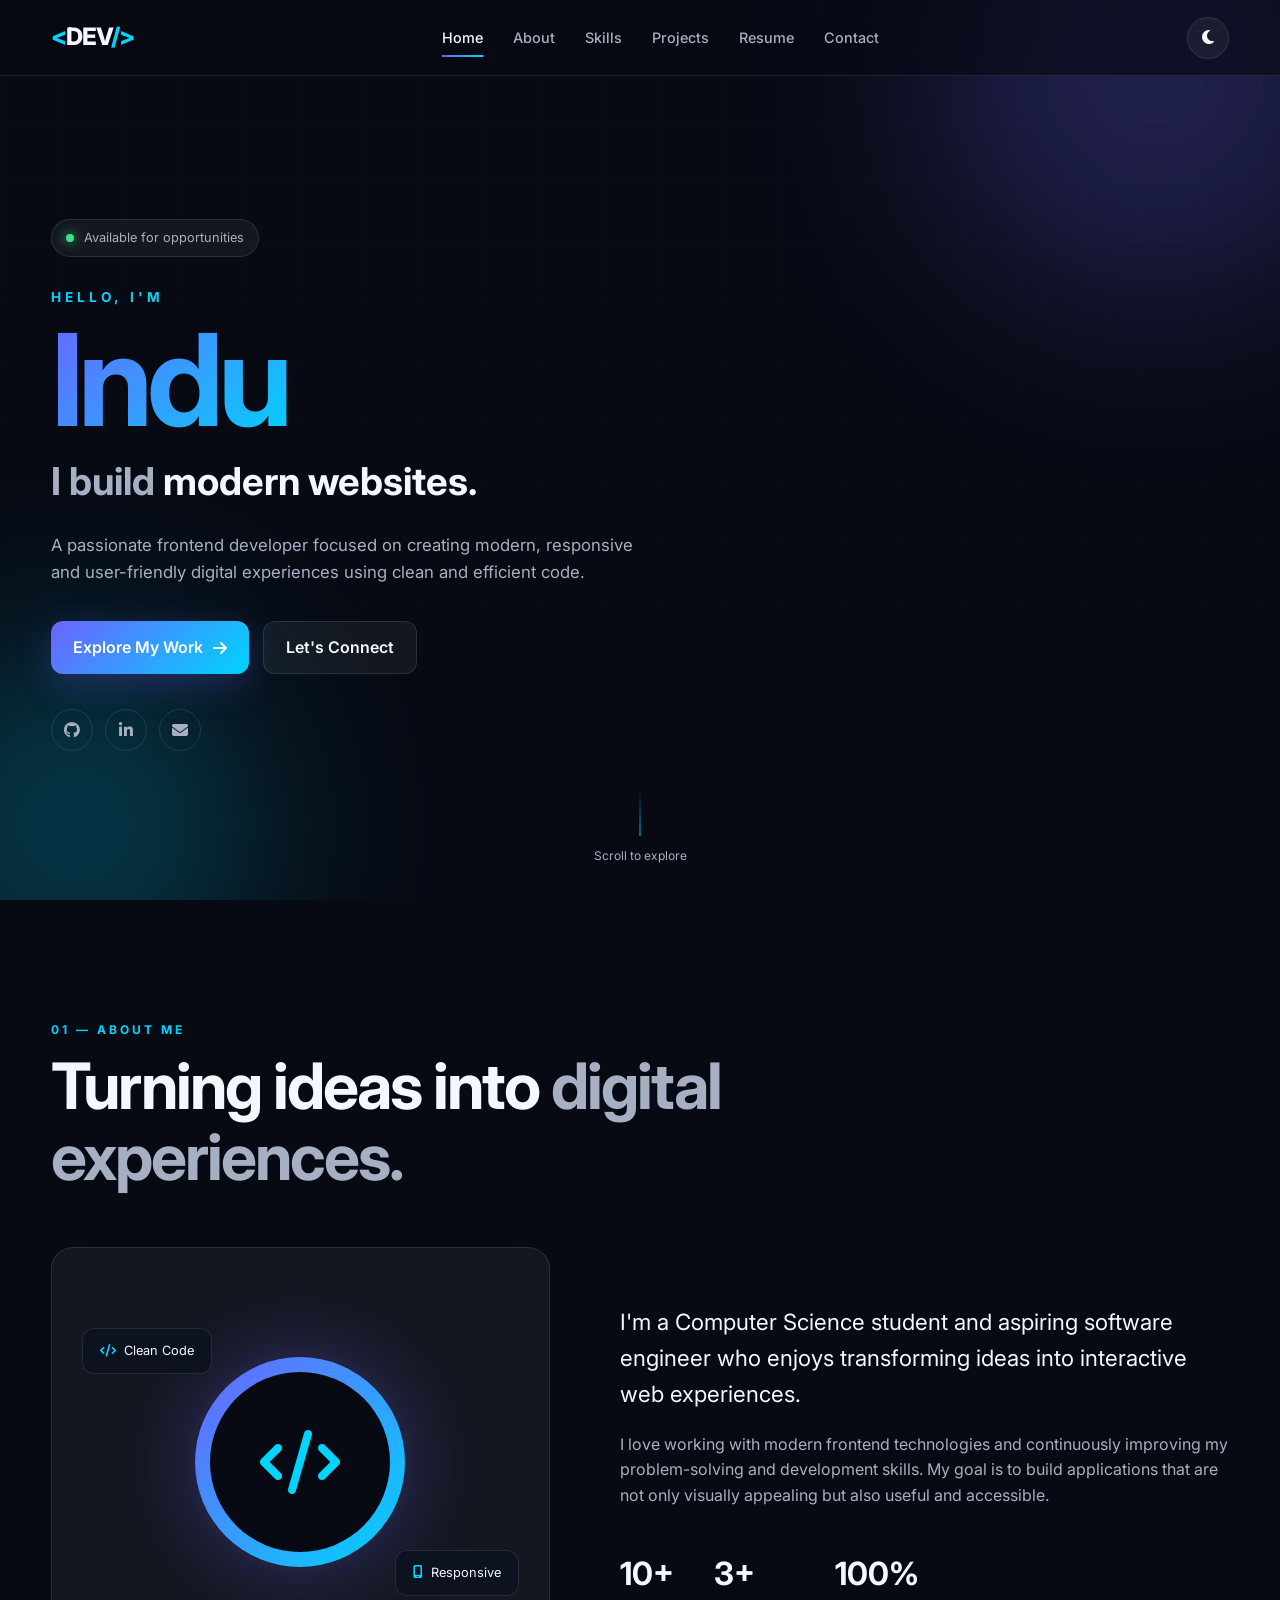
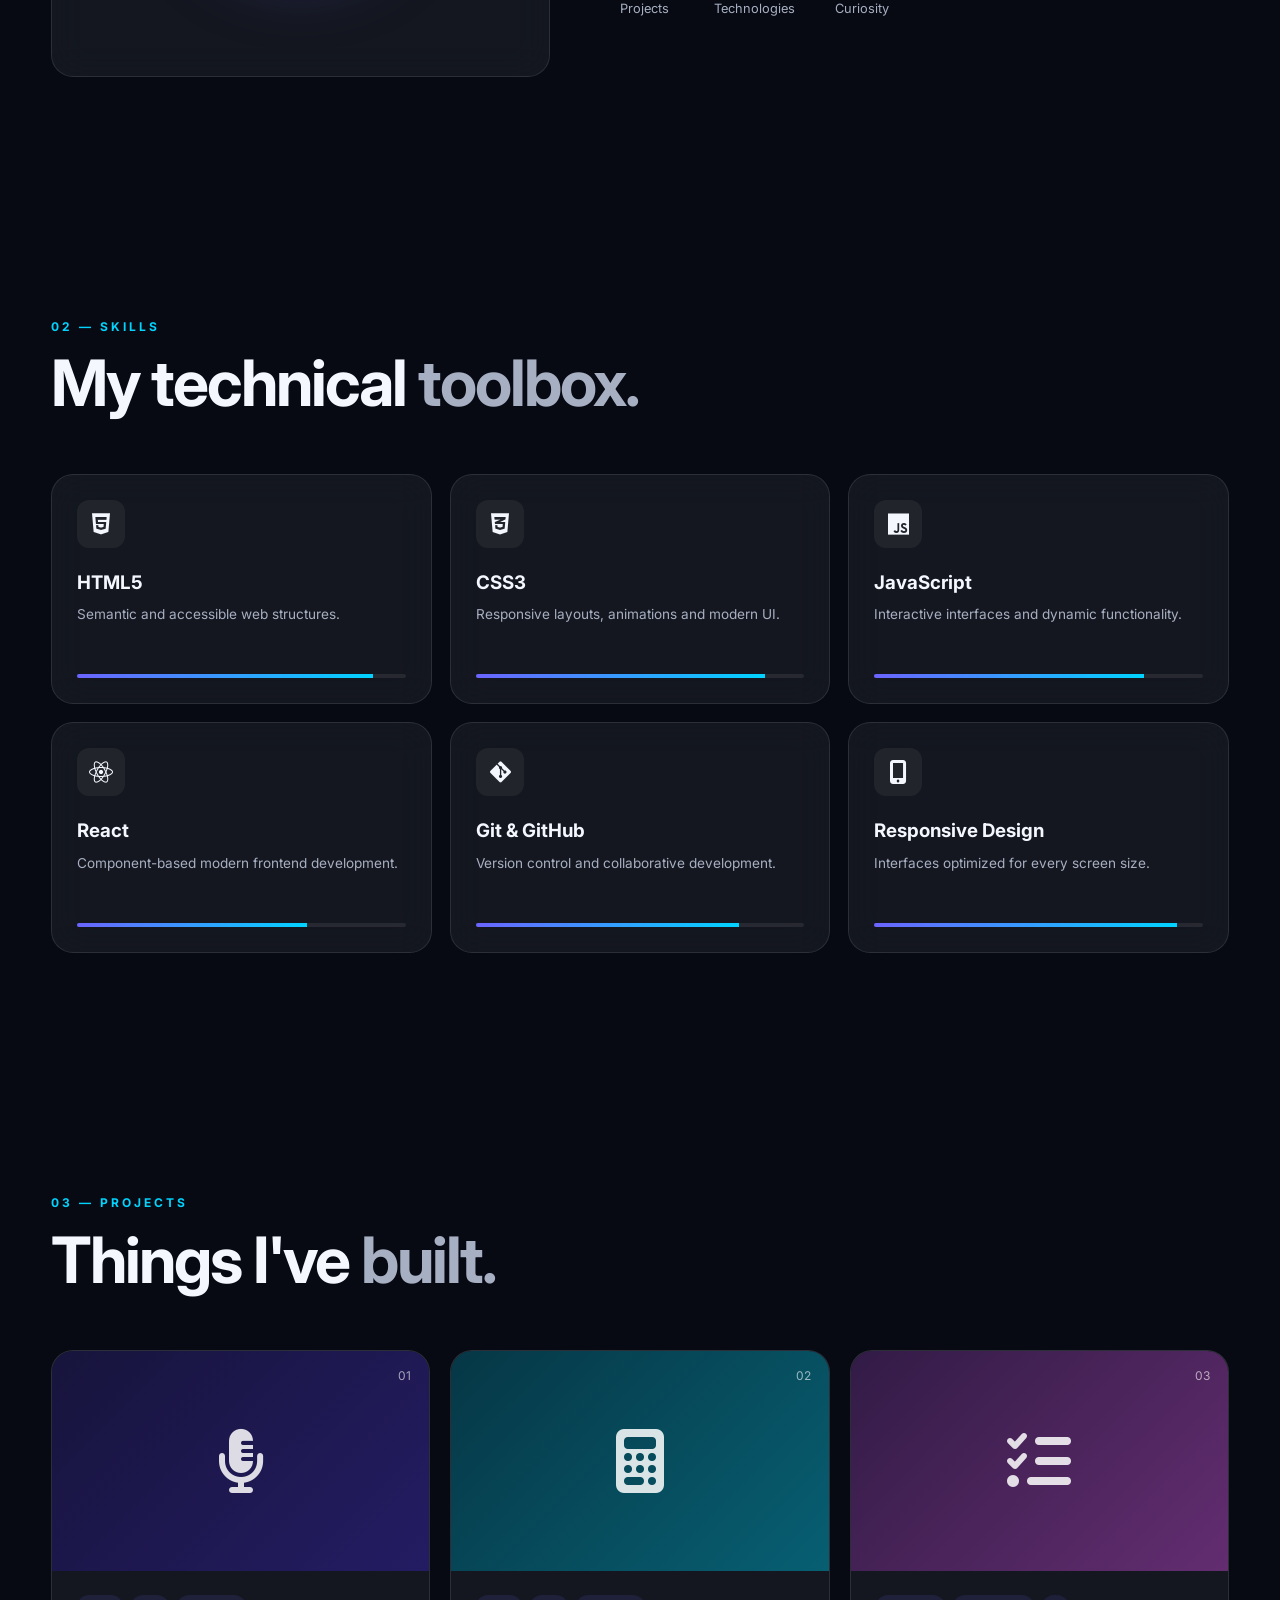
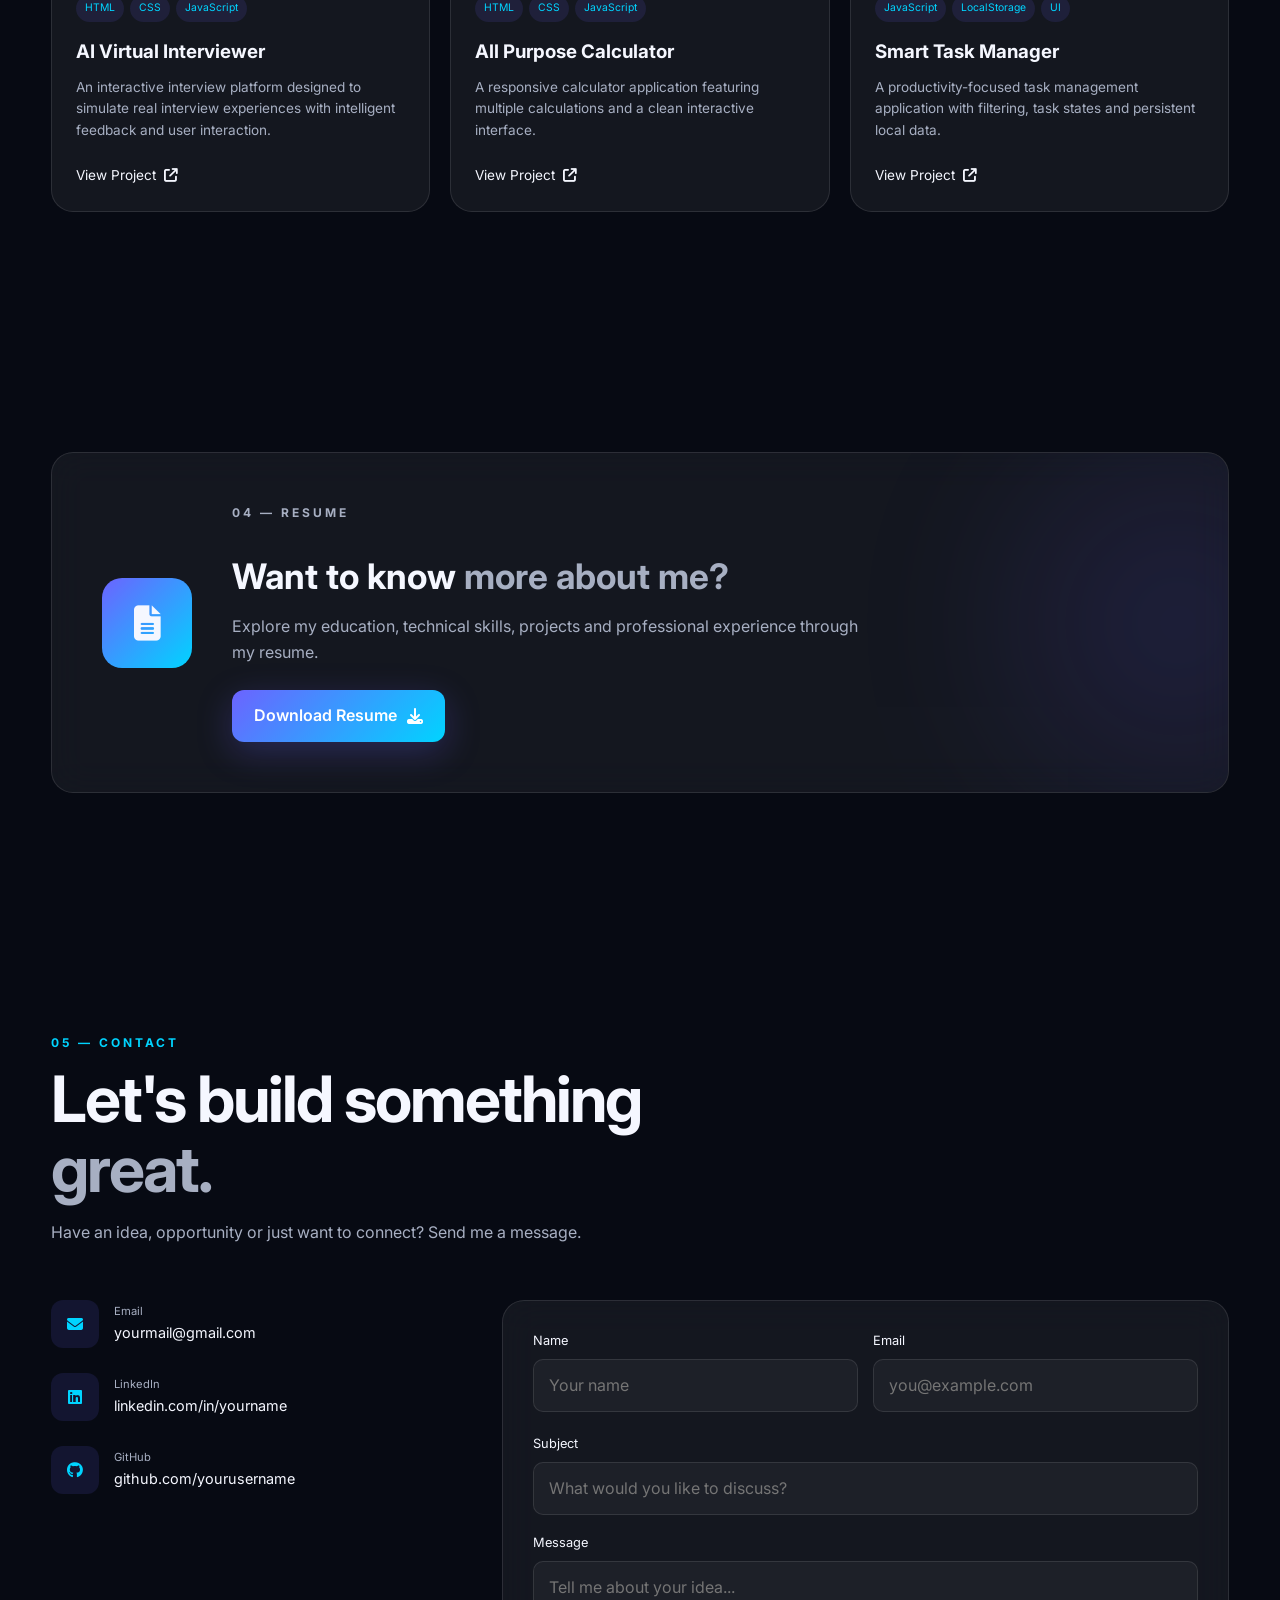
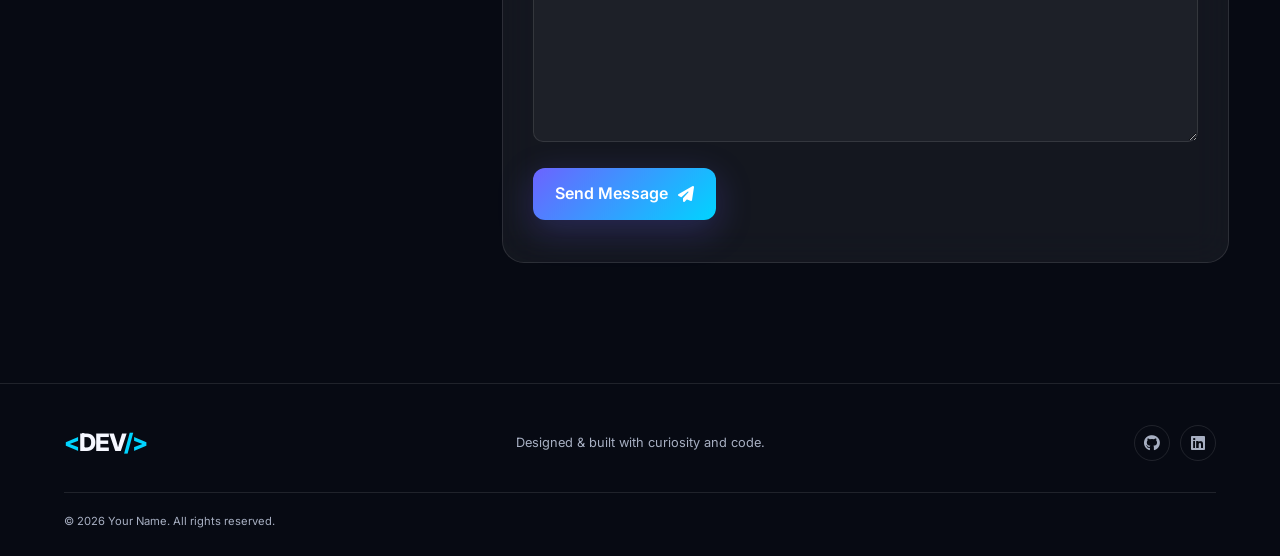
<file: Portfolio/index.html>
<!DOCTYPE html>
<html lang="en">
<head>
    <meta charset="UTF-8">
    <meta name="viewport" content="width=device-width, initial-scale=1.0">

    <meta name="description"
          content="Modern personal portfolio showcasing skills, projects and frontend development work.">

    <title>Your Name | Frontend Developer</title>

    <link rel="preconnect" href="https://fonts.googleapis.com">
    <link rel="preconnect" href="https://fonts.gstatic.com" crossorigin>

    <link href="https://fonts.googleapis.com/css2?family=Inter:wght@400;500;600;700;800&display=swap"
          rel="stylesheet">

    <link rel="stylesheet"
          href="https://cdnjs.cloudflare.com/ajax/libs/font-awesome/6.5.2/css/all.min.css">

    <link rel="stylesheet" href="style.css">
</head>

<body>

<!-- ================= PRELOADER ================= -->

<div class="preloader">
    <div class="loader">
        <span></span>
        <span></span>
        <span></span>
    </div>
</div>


<!-- ================= NAVBAR ================= -->

<header class="header">

    <nav class="navbar">

        <a href="#home" class="logo">
            <span>&lt;</span>DEV<span>/&gt;</span>
        </a>

        <div class="nav-menu" id="navMenu">

            <a href="#home" class="nav-link active">Home</a>
            <a href="#about" class="nav-link">About</a>
            <a href="#skills" class="nav-link">Skills</a>
            <a href="#projects" class="nav-link">Projects</a>
            <a href="#resume" class="nav-link">Resume</a>
            <a href="#contact" class="nav-link">Contact</a>

        </div>

        <div class="nav-actions">

            <button id="themeToggle" class="icon-btn" aria-label="Toggle theme">
                <i class="fa-solid fa-moon"></i>
            </button>

            <button id="menuToggle" class="menu-btn" aria-label="Open menu">
                <i class="fa-solid fa-bars"></i>
            </button>

        </div>

    </nav>

</header>


<!-- ================= HOME ================= -->

<main>

<section id="home" class="hero">

    <div class="hero-bg">
        <div class="orb orb-one"></div>
        <div class="orb orb-two"></div>
        <div class="grid-pattern"></div>
    </div>

    <div class="hero-content">

        <div class="status-badge">
            <span class="status-dot"></span>
            Available for opportunities
        </div>

        <p class="hero-small">
            HELLO, I'M
        </p>

        <h1>
            <span>Indu</span>
        </h1>

        <h2>
            I build <span id="typingText"></span>
        </h2>

        <p class="hero-description">
            A passionate frontend developer focused on creating
            modern, responsive and user-friendly digital experiences
            using clean and efficient code.
        </p>

        <div class="hero-buttons">

            <a href="#projects" class="btn primary-btn">
                Explore My Work
                <i class="fa-solid fa-arrow-right"></i>
            </a>

            <a href="#contact" class="btn secondary-btn">
                Let's Connect
            </a>

        </div>

        <div class="social-links">

            <a href="https://github.com/" target="_blank" aria-label="GitHub">
                <i class="fa-brands fa-github"></i>
            </a>

            <a href="https://linkedin.com/" target="_blank" aria-label="LinkedIn">
                <i class="fa-brands fa-linkedin-in"></i>
            </a>

            <a href="mailto:yourmail@gmail.com" aria-label="Email">
                <i class="fa-solid fa-envelope"></i>
            </a>

        </div>

    </div>

    <div class="scroll-indicator">
        <span></span>
        Scroll to explore
    </div>

</section>


<!-- ================= ABOUT ================= -->

<section id="about" class="section">

    <div class="section-heading reveal">

        <p class="section-label">01 — ABOUT ME</p>

        <h2>
            Turning ideas into
            <span>digital experiences.</span>
        </h2>

    </div>

    <div class="about-grid">

        <div class="about-card glass reveal">

            <div class="profile-placeholder">
                <div class="profile-ring">
                    <i class="fa-solid fa-code"></i>
                </div>
            </div>

            <div class="floating-card card-one">
                <i class="fa-solid fa-code"></i>
                <span>Clean Code</span>
            </div>

            <div class="floating-card card-two">
                <i class="fa-solid fa-mobile-screen"></i>
                <span>Responsive</span>
            </div>

        </div>


        <div class="about-content reveal">

            <p class="about-intro">
                I'm a Computer Science student and aspiring software
                engineer who enjoys transforming ideas into interactive
                web experiences.
            </p>

            <p>
                I love working with modern frontend technologies and
                continuously improving my problem-solving and development
                skills. My goal is to build applications that are not
                only visually appealing but also useful and accessible.
            </p>

            <div class="about-stats">

                <div class="stat">
                    <strong>10+</strong>
                    <span>Projects</span>
                </div>

                <div class="stat">
                    <strong>3+</strong>
                    <span>Technologies</span>
                </div>

                <div class="stat">
                    <strong>100%</strong>
                    <span>Curiosity</span>
                </div>

            </div>

        </div>

    </div>

</section>


<!-- ================= SKILLS ================= -->

<section id="skills" class="section skills-section">

    <div class="section-heading reveal">

        <p class="section-label">02 — SKILLS</p>

        <h2>
            My technical
            <span>toolbox.</span>
        </h2>

    </div>

    <div class="skills-grid">

        <div class="skill-card glass reveal">

            <div class="skill-icon html">
                <i class="fa-brands fa-html5"></i>
            </div>

            <h3>HTML5</h3>

            <p>
                Semantic and accessible web structures.
            </p>

            <div class="skill-bar">
                <span style="width: 90%"></span>
            </div>

        </div>


        <div class="skill-card glass reveal">

            <div class="skill-icon css">
                <i class="fa-brands fa-css3-alt"></i>
            </div>

            <h3>CSS3</h3>

            <p>
                Responsive layouts, animations and modern UI.
            </p>

            <div class="skill-bar">
                <span style="width: 88%"></span>
            </div>

        </div>


        <div class="skill-card glass reveal">

            <div class="skill-icon js">
                <i class="fa-brands fa-js"></i>
            </div>

            <h3>JavaScript</h3>

            <p>
                Interactive interfaces and dynamic functionality.
            </p>

            <div class="skill-bar">
                <span style="width: 82%"></span>
            </div>

        </div>


        <div class="skill-card glass reveal">

            <div class="skill-icon react">
                <i class="fa-brands fa-react"></i>
            </div>

            <h3>React</h3>

            <p>
                Component-based modern frontend development.
            </p>

            <div class="skill-bar">
                <span style="width: 70%"></span>
            </div>

        </div>


        <div class="skill-card glass reveal">

            <div class="skill-icon git">
                <i class="fa-brands fa-git-alt"></i>
            </div>

            <h3>Git & GitHub</h3>

            <p>
                Version control and collaborative development.
            </p>

            <div class="skill-bar">
                <span style="width: 80%"></span>
            </div>

        </div>


        <div class="skill-card glass reveal">

            <div class="skill-icon responsive">
                <i class="fa-solid fa-mobile-screen-button"></i>
            </div>

            <h3>Responsive Design</h3>

            <p>
                Interfaces optimized for every screen size.
            </p>

            <div class="skill-bar">
                <span style="width: 92%"></span>
            </div>

        </div>

    </div>

</section>


<!-- ================= PROJECTS ================= -->

<section id="projects" class="section">

    <div class="section-heading reveal">

        <p class="section-label">03 — PROJECTS</p>

        <h2>
            Things I've
            <span>built.</span>
        </h2>

    </div>


    <div class="projects-grid">


        <!-- PROJECT 1 -->

        <article class="project-card reveal">

            <div class="project-image project-one">

                <div class="project-number">01</div>

                <i class="fa-solid fa-microphone-lines project-big-icon"></i>

            </div>

            <div class="project-content">

                <div class="project-tags">
                    <span>HTML</span>
                    <span>CSS</span>
                    <span>JavaScript</span>
                </div>

                <h3>AI Virtual Interviewer</h3>

                <p>
                    An interactive interview platform designed to
                    simulate real interview experiences with intelligent
                    feedback and user interaction.
                </p>

                <a href="#" class="project-link">
                    View Project
                    <i class="fa-solid fa-arrow-up-right-from-square"></i>
                </a>

            </div>

        </article>


        <!-- PROJECT 2 -->

        <article class="project-card reveal">

            <div class="project-image project-two">

                <div class="project-number">02</div>

                <i class="fa-solid fa-calculator project-big-icon"></i>

            </div>

            <div class="project-content">

                <div class="project-tags">
                    <span>HTML</span>
                    <span>CSS</span>
                    <span>JavaScript</span>
                </div>

                <h3>All Purpose Calculator</h3>

                <p>
                    A responsive calculator application featuring
                    multiple calculations and a clean interactive
                    interface.
                </p>

                <a href="#" class="project-link">
                    View Project
                    <i class="fa-solid fa-arrow-up-right-from-square"></i>
                </a>

            </div>

        </article>


        <!-- PROJECT 3 -->

        <article class="project-card reveal">

            <div class="project-image project-three">

                <div class="project-number">03</div>

                <i class="fa-solid fa-list-check project-big-icon"></i>

            </div>

            <div class="project-content">

                <div class="project-tags">
                    <span>JavaScript</span>
                    <span>LocalStorage</span>
                    <span>UI</span>
                </div>

                <h3>Smart Task Manager</h3>

                <p>
                    A productivity-focused task management application
                    with filtering, task states and persistent local data.
                </p>

                <a href="#" class="project-link">
                    View Project
                    <i class="fa-solid fa-arrow-up-right-from-square"></i>
                </a>

            </div>

        </article>

    </div>

</section>


<!-- ================= RESUME ================= -->

<section id="resume" class="section resume-section">

    <div class="resume-card glass reveal">

        <div class="resume-icon">
            <i class="fa-solid fa-file-lines"></i>
        </div>

        <div class="resume-content">

            <p class="section-label">04 — RESUME</p>

            <h2>
                Want to know
                <span>more about me?</span>
            </h2>

            <p>
                Explore my education, technical skills, projects and
                professional experience through my resume.
            </p>

            <a href="resume.pdf"
               download="Your_Name_Resume.pdf"
               class="btn primary-btn">

                Download Resume
                <i class="fa-solid fa-download"></i>

            </a>

        </div>

    </div>

</section>


<!-- ================= CONTACT ================= -->

<section id="contact" class="section contact-section">

    <div class="section-heading reveal">

        <p class="section-label">05 — CONTACT</p>

        <h2>
            Let's build something
            <span>great.</span>
        </h2>

        <p class="contact-subtitle">
            Have an idea, opportunity or just want to connect?
            Send me a message.
        </p>

    </div>


    <div class="contact-grid">

        <div class="contact-info reveal">

            <div class="contact-item">

                <div class="contact-icon">
                    <i class="fa-solid fa-envelope"></i>
                </div>

                <div>
                    <small>Email</small>
                    <a href="mailto:yourmail@gmail.com">
                        yourmail@gmail.com
                    </a>
                </div>

            </div>


            <div class="contact-item">

                <div class="contact-icon">
                    <i class="fa-brands fa-linkedin"></i>
                </div>

                <div>
                    <small>LinkedIn</small>
                    <a href="#" target="_blank">
                        linkedin.com/in/yourname
                    </a>
                </div>

            </div>


            <div class="contact-item">

                <div class="contact-icon">
                    <i class="fa-brands fa-github"></i>
                </div>

                <div>
                    <small>GitHub</small>
                    <a href="#" target="_blank">
                        github.com/yourusername
                    </a>
                </div>

            </div>

        </div>


        <!-- CONTACT FORM -->

        <form id="contactForm" class="contact-form glass reveal">

            <div class="form-row">

                <div class="form-group">

                    <label for="name">Name</label>

                    <input
                        type="text"
                        id="name"
                        placeholder="Your name"
                    >

                    <small class="error" id="nameError"></small>

                </div>


                <div class="form-group">

                    <label for="email">Email</label>

                    <input
                        type="email"
                        id="email"
                        placeholder="you@example.com"
                    >

                    <small class="error" id="emailError"></small>

                </div>

            </div>


            <div class="form-group">

                <label for="subject">Subject</label>

                <input
                    type="text"
                    id="subject"
                    placeholder="What would you like to discuss?"
                >

                <small class="error" id="subjectError"></small>

            </div>


            <div class="form-group">

                <label for="message">Message</label>

                <textarea
                    id="message"
                    rows="6"
                    placeholder="Tell me about your idea..."
                ></textarea>

                <small class="error" id="messageError"></small>

            </div>


            <button type="submit" class="btn primary-btn submit-btn">

                Send Message
                <i class="fa-solid fa-paper-plane"></i>

            </button>

            <p id="formSuccess" class="form-success"></p>

        </form>

    </div>

</section>

</main>


<!-- ================= FOOTER ================= -->

<footer>

    <div class="footer-content">

        <a href="#home" class="logo">
            <span>&lt;</span>DEV<span>/&gt;</span>
        </a>

        <p>
            Designed & built with curiosity and code.
        </p>

        <div class="footer-socials">

            <a href="#">
                <i class="fa-brands fa-github"></i>
            </a>

            <a href="#">
                <i class="fa-brands fa-linkedin"></i>
            </a>

        </div>

    </div>

    <div class="footer-bottom">

        <p>
            © <span id="year"></span> Your Name. All rights reserved.
        </p>

    </div>

</footer>


<!-- Back To Top -->

<button id="backToTop" class="back-top">
    <i class="fa-solid fa-arrow-up"></i>
</button>


<script src="script.js"></script>

</body>
</html>
</file>
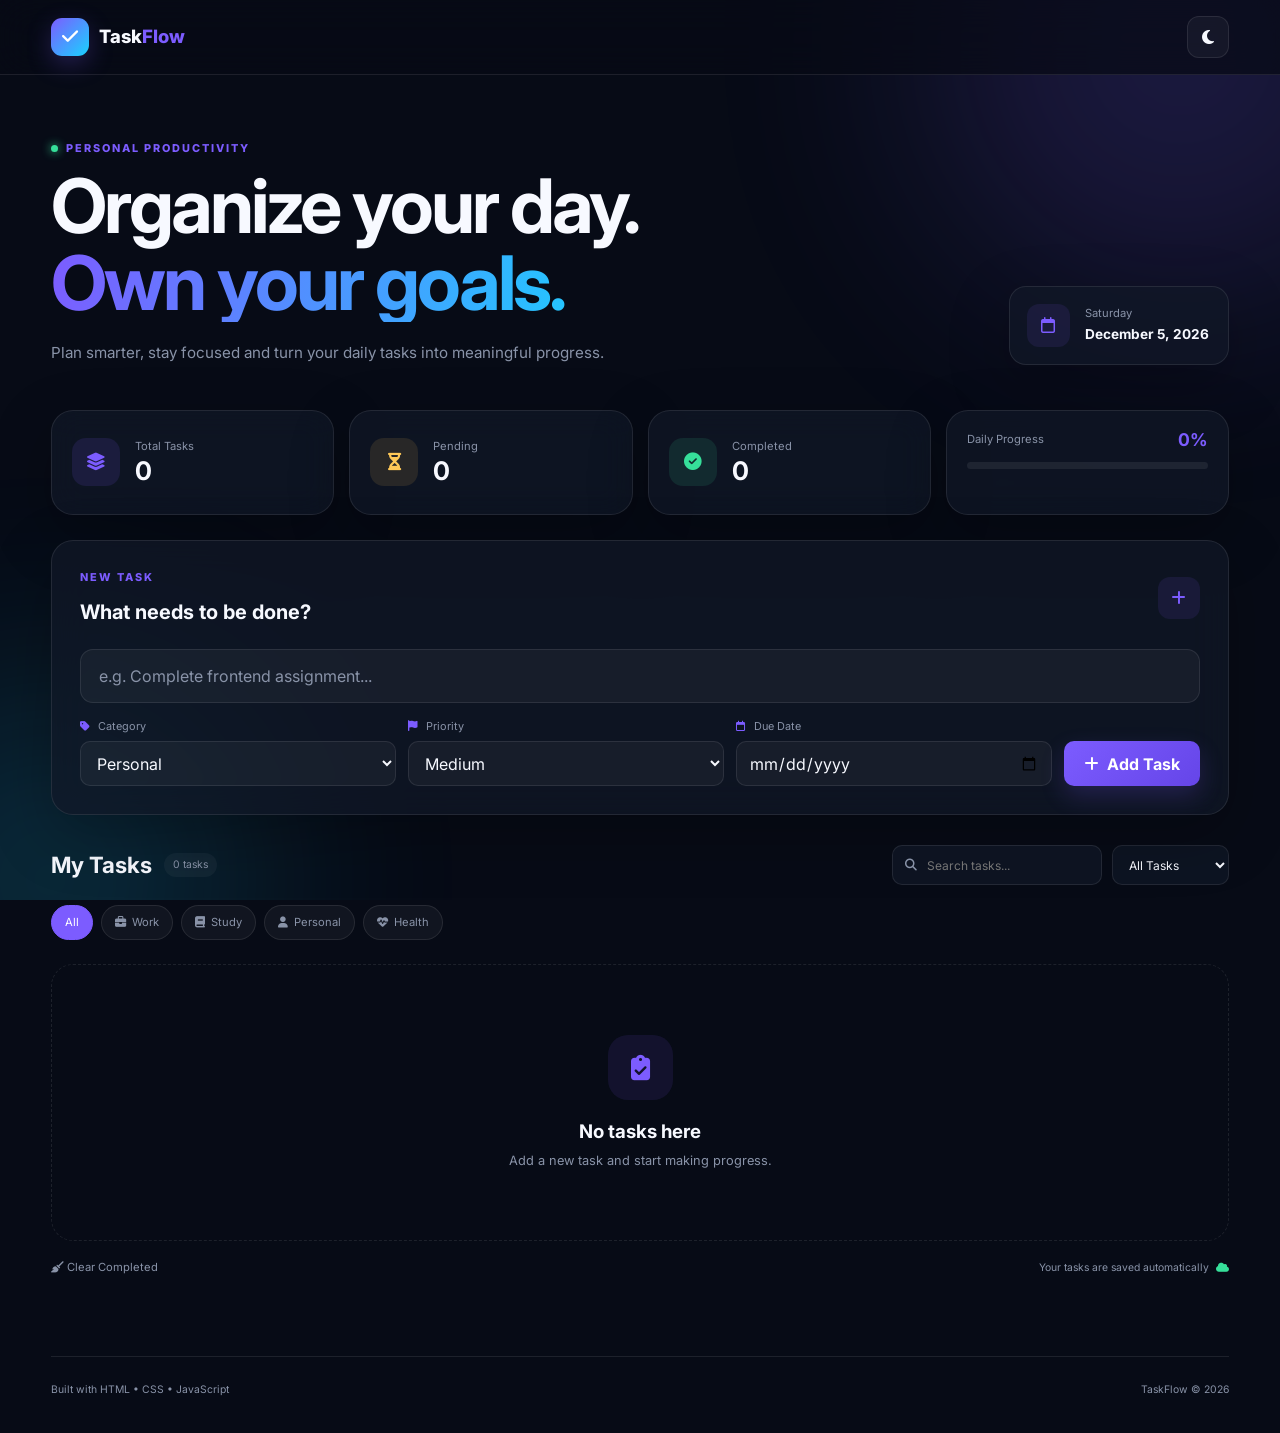
<file: To-do-list/index.html>
<!DOCTYPE html>
<html lang="en">
<head>
    <meta charset="UTF-8">

    <meta name="viewport"
          content="width=device-width, initial-scale=1.0">

    <meta name="description"
          content="A modern and responsive task management application.">

    <title>TaskFlow | Smart Task Manager</title>

    <!-- Google Font -->
    <link rel="preconnect"
          href="https://fonts.googleapis.com">

    <link rel="preconnect"
          href="https://fonts.gstatic.com"
          crossorigin>

    <link href="https://fonts.googleapis.com/css2?family=Inter:wght@400;500;600;700;800&display=swap"
          rel="stylesheet">

    <!-- Font Awesome -->
    <link rel="stylesheet"
          href="https://cdnjs.cloudflare.com/ajax/libs/font-awesome/6.5.2/css/all.min.css">

    <link rel="stylesheet"
          href="style.css">
</head>

<body>

<!-- =====================================
     BACKGROUND
===================================== -->

<div class="background">
    <div class="glow glow-one"></div>
    <div class="glow glow-two"></div>
</div>


<!-- =====================================
     HEADER
===================================== -->

<header class="header">

    <div class="header-inner">

        <a href="#" class="logo">
            <div class="logo-icon">
                <i class="fa-solid fa-check"></i>
            </div>

            <span>Task<span>Flow</span></span>
        </a>


        <div class="header-actions">

            <button
                class="icon-button"
                id="themeToggle"
                aria-label="Toggle theme">

                <i class="fa-solid fa-moon"></i>

            </button>

        </div>

    </div>

</header>


<!-- =====================================
     MAIN
===================================== -->

<main class="container">


    <!-- =================================
         HERO
    ================================== -->

    <section class="hero">

        <div>

            <p class="eyebrow">
                <span class="live-dot"></span>
                PERSONAL PRODUCTIVITY
            </p>

            <h1>
                Organize your day.
                <span>Own your goals.</span>
            </h1>

            <p class="hero-description">
                Plan smarter, stay focused and turn your
                daily tasks into meaningful progress.
            </p>

        </div>


        <div class="date-display">

            <i class="fa-regular fa-calendar"></i>

            <div>
                <span id="currentDay">Monday</span>
                <strong id="currentDate">
                    January 1, 2026
                </strong>
            </div>

        </div>

    </section>


    <!-- =================================
         STAT CARDS
    ================================== -->

    <section class="stats-grid">

        <div class="stat-card">

            <div class="stat-icon total">
                <i class="fa-solid fa-layer-group"></i>
            </div>

            <div>
                <span>Total Tasks</span>
                <strong id="totalTasks">0</strong>
            </div>

        </div>


        <div class="stat-card">

            <div class="stat-icon pending">
                <i class="fa-solid fa-hourglass-half"></i>
            </div>

            <div>
                <span>Pending</span>
                <strong id="pendingTasks">0</strong>
            </div>

        </div>


        <div class="stat-card">

            <div class="stat-icon completed">
                <i class="fa-solid fa-circle-check"></i>
            </div>

            <div>
                <span>Completed</span>
                <strong id="completedTasks">0</strong>
            </div>

        </div>


        <div class="stat-card progress-card">

            <div class="progress-info">

                <span>Daily Progress</span>

                <strong id="progressPercent">
                    0%
                </strong>

            </div>

            <div class="progress-track">

                <div
                    class="progress-fill"
                    id="progressFill">
                </div>

            </div>

        </div>

    </section>


    <!-- =================================
         ADD TASK
    ================================== -->

    <section class="task-form-card">

        <div class="form-heading">

            <div>

                <p class="eyebrow">
                    NEW TASK
                </p>

                <h2>
                    What needs to be done?
                </h2>

            </div>

            <div class="plus-icon">
                <i class="fa-solid fa-plus"></i>
            </div>

        </div>


        <form id="taskForm">

            <div class="input-main">

                <input
                    type="text"
                    id="taskInput"
                    placeholder="e.g. Complete frontend assignment..."
                    maxlength="100"
                    autocomplete="off">

                <span
                    class="input-error"
                    id="taskError">
                </span>

            </div>


            <div class="form-options">


                <!-- CATEGORY -->

                <div class="field">

                    <label for="category">
                        <i class="fa-solid fa-tag"></i>
                        Category
                    </label>

                    <select id="category">

                        <option value="Personal">
                            Personal
                        </option>

                        <option value="Work">
                            Work
                        </option>

                        <option value="Study">
                            Study
                        </option>

                        <option value="Health">
                            Health
                        </option>

                        <option value="Other">
                            Other
                        </option>

                    </select>

                </div>


                <!-- PRIORITY -->

                <div class="field">

                    <label for="priority">
                        <i class="fa-solid fa-flag"></i>
                        Priority
                    </label>

                    <select id="priority">

                        <option value="Low">
                            Low
                        </option>

                        <option value="Medium" selected>
                            Medium
                        </option>

                        <option value="High">
                            High
                        </option>

                    </select>

                </div>


                <!-- DATE -->

                <div class="field">

                    <label for="dueDate">
                        <i class="fa-regular fa-calendar"></i>
                        Due Date
                    </label>

                    <input
                        type="date"
                        id="dueDate">

                </div>


                <!-- ADD -->

                <button
                    type="submit"
                    class="add-button">

                    <i class="fa-solid fa-plus"></i>

                    Add Task

                </button>

            </div>

        </form>

    </section>


    <!-- =================================
         TASK CONTROLS
    ================================== -->

    <section class="task-area">


        <div class="toolbar">

            <div class="toolbar-title">

                <h2>
                    My Tasks
                </h2>

                <span id="taskCountLabel">
                    0 tasks
                </span>

            </div>


            <div class="controls">


                <!-- SEARCH -->

                <div class="search-box">

                    <i class="fa-solid fa-magnifying-glass"></i>

                    <input
                        type="text"
                        id="searchInput"
                        placeholder="Search tasks..."
                        autocomplete="off">

                </div>


                <!-- FILTER -->

                <select id="filterSelect">

                    <option value="all">
                        All Tasks
                    </option>

                    <option value="pending">
                        Pending
                    </option>

                    <option value="completed">
                        Completed
                    </option>

                    <option value="high">
                        High Priority
                    </option>

                    <option value="today">
                        Due Today
                    </option>

                </select>

            </div>

        </div>


        <!-- CATEGORY FILTER -->

        <div class="category-filter">

            <button
                class="category-button active"
                data-category="all">

                All

            </button>

            <button
                class="category-button"
                data-category="Work">

                <i class="fa-solid fa-briefcase"></i>
                Work

            </button>

            <button
                class="category-button"
                data-category="Study">

                <i class="fa-solid fa-book"></i>
                Study

            </button>

            <button
                class="category-button"
                data-category="Personal">

                <i class="fa-solid fa-user"></i>
                Personal

            </button>

            <button
                class="category-button"
                data-category="Health">

                <i class="fa-solid fa-heart-pulse"></i>
                Health

            </button>

        </div>


        <!-- TASK LIST -->

        <div
            class="task-list"
            id="taskList">
        </div>


        <!-- EMPTY STATE -->

        <div
            class="empty-state"
            id="emptyState">

            <div class="empty-icon">

                <i class="fa-solid fa-clipboard-check"></i>

            </div>

            <h3>
                No tasks here
            </h3>

            <p>
                Add a new task and start making progress.
            </p>

        </div>


        <!-- BOTTOM ACTIONS -->

        <div class="bottom-actions">

            <button
                id="clearCompleted"
                class="clear-button">

                <i class="fa-solid fa-broom"></i>

                Clear Completed

            </button>

            <span>
                Your tasks are saved automatically
                <i class="fa-solid fa-cloud"></i>
            </span>

        </div>

    </section>

</main>


<!-- =====================================
     EDIT MODAL
===================================== -->

<div
    class="modal-overlay"
    id="editModal">

    <div class="modal">

        <button
            class="modal-close"
            id="closeModal">

            <i class="fa-solid fa-xmark"></i>

        </button>

        <div class="modal-heading">

            <div class="modal-icon">
                <i class="fa-solid fa-pen"></i>
            </div>

            <div>

                <p class="eyebrow">
                    EDIT TASK
                </p>

                <h2>
                    Update your task
                </h2>

            </div>

        </div>


        <div class="edit-form">

            <label>
                Task
            </label>

            <input
                type="text"
                id="editTaskInput"
                maxlength="100">


            <div class="edit-grid">

                <div>

                    <label>
                        Category
                    </label>

                    <select id="editCategory">

                        <option value="Personal">
                            Personal
                        </option>

                        <option value="Work">
                            Work
                        </option>

                        <option value="Study">
                            Study
                        </option>

                        <option value="Health">
                            Health
                        </option>

                        <option value="Other">
                            Other
                        </option>

                    </select>

                </div>


                <div>

                    <label>
                        Priority
                    </label>

                    <select id="editPriority">

                        <option value="Low">
                            Low
                        </option>

                        <option value="Medium">
                            Medium
                        </option>

                        <option value="High">
                            High
                        </option>

                    </select>

                </div>

            </div>


            <label>
                Due Date
            </label>

            <input
                type="date"
                id="editDueDate">


            <button
                id="saveEdit"
                class="add-button">

                <i class="fa-solid fa-check"></i>

                Save Changes

            </button>

        </div>

    </div>

</div>


<!-- =====================================
     TOAST
===================================== -->

<div
    class="toast"
    id="toast">

    <i class="fa-solid fa-circle-check"></i>

    <span id="toastMessage">
        Task added
    </span>

</div>


<footer>

    <p>
        Built with HTML • CSS • JavaScript
    </p>

    <span>
        TaskFlow © <span id="year"></span>
    </span>

</footer>


<script src="script.js"></script>

</body>
</html>
</file>
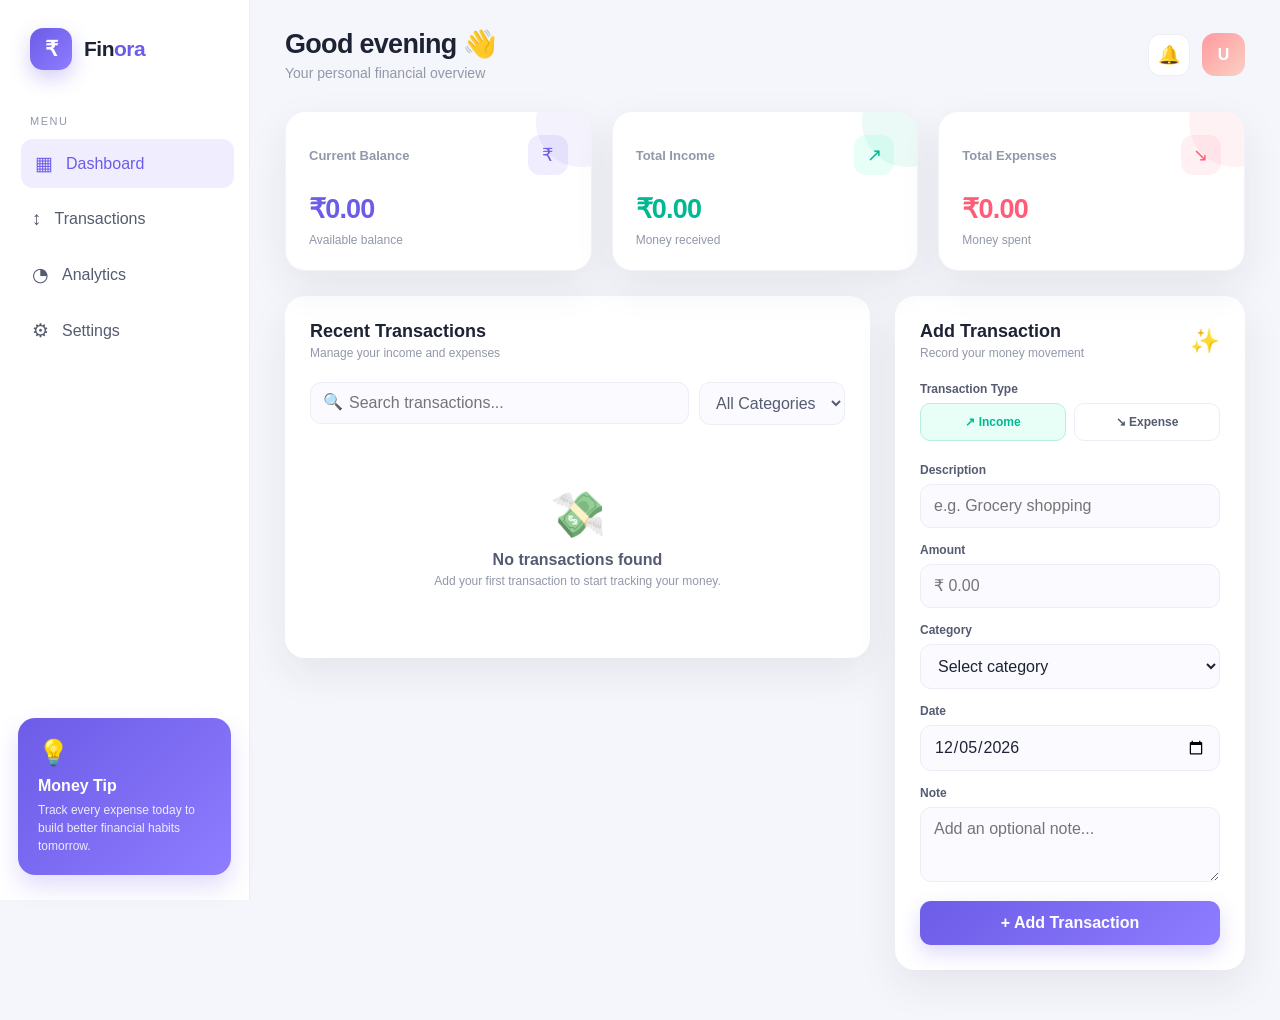
<file: Tracker/index.html>
<!DOCTYPE html>
<html lang="en">
<head>
    <meta charset="UTF-8">
    <meta name="viewport" content="width=device-width, initial-scale=1.0">

    <title>Finora | Expense Tracker</title>

    <link rel="stylesheet" href="style.css">
</head>

<body>

<div class="app">

    <!-- SIDEBAR -->
    <aside class="sidebar">

        <div class="brand">
            <div class="brand-icon">₹</div>
            <h2>Fin<span>ora</span></h2>
        </div>

        <p class="nav-title">MENU</p>

        <div class="nav-item active">
            <span>▦</span>
            Dashboard
        </div>

        <div class="nav-item">
            <span>↕</span>
            Transactions
        </div>

        <div class="nav-item">
            <span>◔</span>
            Analytics
        </div>

        <div class="nav-item">
            <span>⚙</span>
            Settings
        </div>

        <div class="sidebar-bottom">

            <div class="tip-card">

                <div class="tip-icon">💡</div>

                <h4>Money Tip</h4>

                <p>
                    Track every expense today
                    to build better financial habits tomorrow.
                </p>

            </div>

        </div>

    </aside>


    <!-- MAIN -->
    <main class="main">

        <!-- HEADER -->
        <header class="topbar">

            <div class="welcome">
                <h1>Good evening 👋</h1>
                <p>Your personal financial overview</p>
            </div>

            <div class="profile">

                <button class="notification">
                    🔔
                </button>

                <div class="avatar">
                    U
                </div>

            </div>

        </header>


        <!-- SUMMARY -->
        <section class="summary-grid">

            <!-- BALANCE -->
            <div class="summary-card balance-card">

                <div class="card-top">

                    <span class="card-label">
                        Current Balance
                    </span>

                    <div class="card-icon balance-icon">
                        ₹
                    </div>

                </div>

                <div class="amount" id="balance">
                    ₹0.00
                </div>

                <div class="card-footer">
                    Available balance
                </div>

            </div>


            <!-- INCOME -->
            <div class="summary-card income-card">

                <div class="card-top">

                    <span class="card-label">
                        Total Income
                    </span>

                    <div class="card-icon income-icon">
                        ↗
                    </div>

                </div>

                <div class="amount income-text" id="income">
                    ₹0.00
                </div>

                <div class="card-footer">
                    Money received
                </div>

            </div>


            <!-- EXPENSE -->
            <div class="summary-card expense-card">

                <div class="card-top">

                    <span class="card-label">
                        Total Expenses
                    </span>

                    <div class="card-icon expense-icon">
                        ↘
                    </div>

                </div>

                <div class="amount expense-text" id="expenses">
                    ₹0.00
                </div>

                <div class="card-footer">
                    Money spent
                </div>

            </div>

        </section>


        <!-- CONTENT -->
        <section class="content-grid">

            <!-- TRANSACTIONS -->
            <div class="panel">

                <div class="panel-header">

                    <div class="panel-title">
                        <h2>Recent Transactions</h2>

                        <p>
                            Manage your income and expenses
                        </p>
                    </div>

                </div>


                <!-- SEARCH + FILTER -->
                <div class="filters">

                    <div class="search-box">

                        <span class="search-icon">
                            🔍
                        </span>

                        <input
                            type="text"
                            id="searchInput"
                            placeholder="Search transactions..."
                        >

                    </div>


                    <select
                        id="filterCategory"
                        class="filter-select"
                    >

                        <option value="all">
                            All Categories
                        </option>

                        <option value="Salary">Salary</option>
                        <option value="Food">Food</option>
                        <option value="Shopping">Shopping</option>
                        <option value="Transport">Transport</option>
                        <option value="Bills">Bills</option>
                        <option value="Entertainment">
                            Entertainment
                        </option>
                        <option value="Education">
                            Education
                        </option>
                        <option value="Health">Health</option>
                        <option value="Other">Other</option>

                    </select>

                </div>


                <!-- TRANSACTION LIST -->
                <div
                    class="transactions"
                    id="transactionList"
                ></div>

            </div>


            <!-- ADD TRANSACTION -->
            <div class="panel form-panel">

                <div class="panel-header">

                    <div class="panel-title">

                        <h2 id="formTitle">
                            Add Transaction
                        </h2>

                        <p>
                            Record your money movement
                        </p>

                    </div>

                    <span class="form-decoration">
                        ✨
                    </span>

                </div>


                <form id="transactionForm">

                    <!-- TYPE -->
                    <div class="form-group">

                        <label>
                            Transaction Type
                        </label>

                        <div class="type-selector">

                            <div class="type-option">

                                <input
                                    type="radio"
                                    name="type"
                                    value="income"
                                    id="incomeType"
                                    checked
                                >

                                <label
                                    for="incomeType"
                                    class="income-option"
                                >
                                    ↗ Income
                                </label>

                            </div>


                            <div class="type-option">

                                <input
                                    type="radio"
                                    name="type"
                                    value="expense"
                                    id="expenseType"
                                >

                                <label
                                    for="expenseType"
                                    class="expense-option"
                                >
                                    ↘ Expense
                                </label>

                            </div>

                        </div>

                    </div>


                    <!-- DESCRIPTION -->
                    <div class="form-group">

                        <label for="title">
                            Description
                        </label>

                        <input
                            type="text"
                            id="title"
                            class="form-control"
                            placeholder="e.g. Grocery shopping"
                            required
                        >

                    </div>


                    <!-- AMOUNT -->
                    <div class="form-group">

                        <label for="amountInput">
                            Amount
                        </label>

                        <input
                            type="number"
                            id="amountInput"
                            class="form-control"
                            placeholder="₹ 0.00"
                            min="1"
                            step="0.01"
                            required
                        >

                    </div>


                    <!-- CATEGORY -->
                    <div class="form-group">

                        <label for="category">
                            Category
                        </label>

                        <select
                            id="category"
                            class="form-control"
                            required
                        >

                            <option value="">
                                Select category
                            </option>

                            <option value="Salary">
                                💼 Salary
                            </option>

                            <option value="Food">
                                🍔 Food
                            </option>

                            <option value="Shopping">
                                🛍️ Shopping
                            </option>

                            <option value="Transport">
                                🚗 Transport
                            </option>

                            <option value="Bills">
                                💡 Bills
                            </option>

                            <option value="Entertainment">
                                🎬 Entertainment
                            </option>

                            <option value="Education">
                                📚 Education
                            </option>

                            <option value="Health">
                                ❤️ Health
                            </option>

                            <option value="Other">
                                📌 Other
                            </option>

                        </select>

                    </div>


                    <!-- DATE -->
                    <div class="form-group">

                        <label for="date">
                            Date
                        </label>

                        <input
                            type="date"
                            id="date"
                            class="form-control"
                            required
                        >

                    </div>


                    <!-- NOTE -->
                    <div class="form-group">

                        <label for="note">
                            Note
                        </label>

                        <textarea
                            id="note"
                            class="form-control"
                            placeholder="Add an optional note..."
                        ></textarea>

                    </div>


                    <button
                        type="submit"
                        class="submit-btn"
                        id="submitBtn"
                    >
                        + Add Transaction
                    </button>


                    <button
                        type="button"
                        class="cancel-btn"
                        id="cancelBtn"
                    >
                        Cancel Editing
                    </button>

                </form>

            </div>

        </section>

    </main>

</div>


<!-- MOBILE NAVIGATION -->
<nav class="mobile-nav">

    <div class="mobile-active">
        <span>▦</span>
        Home
    </div>

    <div>
        <span>↕</span>
        Transactions
    </div>

    <div>
        <span>＋</span>
        Add
    </div>

    <div>
        <span>◔</span>
        Analytics
    </div>

</nav>


<!-- TOAST -->
<div
    class="toast"
    id="toast"
></div>


<script src="script.js"></script>

</body>
</html>
</file>
<file: Portfolio/style.css>
/* =========================
   GLOBAL
========================= */

* {
    margin: 0;
    padding: 0;
    box-sizing: border-box;
}

:root {
    --bg: #070a13;
    --bg-secondary: #0d1220;
    --card: rgba(255, 255, 255, 0.055);
    --border: rgba(255, 255, 255, 0.10);

    --text: #f5f7ff;
    --muted: #a7afc2;

    --primary: #6c63ff;
    --secondary: #00d4ff;

    --gradient: linear-gradient(
        135deg,
        #6c63ff,
        #00d4ff
    );

    --radius: 22px;

    --transition: 0.3s ease;
}

html {
    scroll-behavior: smooth;
}

body {
    font-family: "Inter", sans-serif;
    background: var(--bg);
    color: var(--text);
    overflow-x: hidden;
    line-height: 1.6;
}

body.light {
    --bg: #f5f7fb;
    --bg-secondary: #ffffff;
    --card: rgba(255, 255, 255, 0.75);
    --border: rgba(0, 0, 0, 0.10);

    --text: #101322;
    --muted: #5c6475;
}

a {
    text-decoration: none;
    color: inherit;
}

button,
input,
textarea {
    font: inherit;
}


/* =========================
   PRELOADER
========================= */

.preloader {
    position: fixed;
    inset: 0;
    background: var(--bg);
    z-index: 9999;

    display: grid;
    place-items: center;

    transition: 0.5s ease;
}

.preloader.hide {
    opacity: 0;
    visibility: hidden;
}

.loader {
    display: flex;
    gap: 8px;
}

.loader span {
    width: 10px;
    height: 10px;
    border-radius: 50%;
    background: var(--primary);

    animation: bounce 0.8s infinite alternate;
}

.loader span:nth-child(2) {
    animation-delay: 0.15s;
}

.loader span:nth-child(3) {
    animation-delay: 0.3s;
}

@keyframes bounce {
    from {
        transform: translateY(0);
    }

    to {
        transform: translateY(-15px);
    }
}


/* =========================
   NAVBAR
========================= */

.header {
    position: fixed;
    width: 100%;
    top: 0;
    z-index: 1000;

    backdrop-filter: blur(18px);
    background: rgba(7, 10, 19, 0.65);
    border-bottom: 1px solid var(--border);
}

.navbar {
    width: min(1180px, 92%);
    height: 75px;

    margin: auto;

    display: flex;
    align-items: center;
    justify-content: space-between;
}

.logo {
    font-size: 1.5rem;
    font-weight: 800;
    letter-spacing: -1px;
}

.logo span {
    color: var(--secondary);
}

.nav-menu {
    display: flex;
    gap: 30px;
}

.nav-link {
    color: var(--muted);
    font-size: 0.9rem;
    font-weight: 500;

    position: relative;

    transition: var(--transition);
}

.nav-link:hover,
.nav-link.active {
    color: var(--text);
}

.nav-link::after {
    content: "";

    position: absolute;
    width: 0;
    height: 2px;

    left: 0;
    bottom: -8px;

    background: var(--gradient);

    transition: var(--transition);
}

.nav-link:hover::after,
.nav-link.active::after {
    width: 100%;
}

.nav-actions {
    display: flex;
    align-items: center;
    gap: 10px;
}

.icon-btn,
.menu-btn {
    width: 42px;
    height: 42px;

    border: 1px solid var(--border);
    border-radius: 50%;

    background: var(--card);
    color: var(--text);

    cursor: pointer;

    transition: var(--transition);
}

.icon-btn:hover,
.menu-btn:hover {
    transform: translateY(-2px);
    border-color: var(--primary);
}

.menu-btn {
    display: none;
}


/* =========================
   HERO
========================= */

.hero {
    min-height: 100vh;

    position: relative;

    display: flex;
    align-items: center;

    overflow: hidden;
}

.hero-content {
    width: min(1180px, 92%);
    margin: auto;

    position: relative;
    z-index: 2;

    padding-top: 70px;
}

.hero-small {
    color: var(--secondary);

    font-size: 0.85rem;
    font-weight: 700;

    letter-spacing: 4px;

    margin-top: 30px;
}

.hero h1 {
    font-size: clamp(4rem, 10vw, 8rem);
    line-height: 0.95;

    letter-spacing: -6px;

    margin: 10px 0;
}

.hero h1 span {
    background: var(--gradient);

    -webkit-background-clip: text;
    background-clip: text;

    color: transparent;
}

.hero h2 {
    font-size: clamp(1.5rem, 3vw, 2.6rem);

    color: var(--muted);

    margin-bottom: 20px;
}

.hero h2 span {
    color: var(--text);
}

.hero-description {
    max-width: 600px;

    color: var(--muted);

    font-size: 1.05rem;
}

.status-badge {
    display: inline-flex;
    align-items: center;
    gap: 10px;

    padding: 8px 14px;

    border: 1px solid var(--border);
    border-radius: 50px;

    background: var(--card);

    color: var(--muted);

    font-size: 0.8rem;
}

.status-dot {
    width: 8px;
    height: 8px;

    border-radius: 50%;

    background: #35e58a;

    box-shadow: 0 0 12px #35e58a;
}

.hero-buttons {
    display: flex;
    gap: 14px;

    margin-top: 35px;
}

.btn {
    display: inline-flex;

    align-items: center;
    justify-content: center;

    gap: 10px;

    padding: 13px 22px;

    border-radius: 12px;

    font-weight: 600;

    transition: var(--transition);

    cursor: pointer;
}

.primary-btn {
    background: var(--gradient);
    color: white;

    border: none;

    box-shadow: 0 10px 35px rgba(108, 99, 255, 0.25);
}

.primary-btn:hover {
    transform: translateY(-3px);
    box-shadow: 0 15px 40px rgba(108, 99, 255, 0.4);
}

.secondary-btn {
    border: 1px solid var(--border);
    color: var(--text);
    background: var(--card);
}

.secondary-btn:hover {
    transform: translateY(-3px);
    border-color: var(--primary);
}

.social-links {
    display: flex;
    gap: 12px;

    margin-top: 35px;
}

.social-links a {
    width: 42px;
    height: 42px;

    display: grid;
    place-items: center;

    border: 1px solid var(--border);
    border-radius: 50%;

    color: var(--muted);

    transition: var(--transition);
}

.social-links a:hover {
    color: white;
    background: var(--gradient);

    transform: translateY(-4px);
}

.scroll-indicator {
    position: absolute;

    bottom: 35px;
    left: 50%;

    transform: translateX(-50%);

    color: var(--muted);

    font-size: 0.75rem;

    display: flex;
    flex-direction: column;
    align-items: center;
    gap: 10px;
}

.scroll-indicator span {
    width: 1px;
    height: 45px;

    background: linear-gradient(
        transparent,
        var(--secondary)
    );
}


/* =========================
   HERO BACKGROUND
========================= */

.hero-bg {
    position: absolute;
    inset: 0;

    pointer-events: none;
}

.grid-pattern {
    position: absolute;
    inset: 0;

    opacity: 0.15;

    background-image:
        linear-gradient(
            rgba(255,255,255,0.08) 1px,
            transparent 1px
        ),
        linear-gradient(
            90deg,
            rgba(255,255,255,0.08) 1px,
            transparent 1px
        );

    background-size: 60px 60px;

    mask-image: linear-gradient(
        to bottom,
        black,
        transparent
    );
}

.orb {
    position: absolute;

    border-radius: 50%;

    filter: blur(100px);

    opacity: 0.25;
}

.orb-one {
    width: 450px;
    height: 450px;

    background: #6c63ff;

    top: -150px;
    right: -100px;
}

.orb-two {
    width: 350px;
    height: 350px;

    background: #00d4ff;

    bottom: -100px;
    left: -100px;
}


/* =========================
   SECTIONS
========================= */

.section {
    width: min(1180px, 92%);

    margin: auto;

    padding: 120px 0;
}

.section-heading {
    max-width: 700px;

    margin-bottom: 55px;
}

.section-label {
    color: var(--secondary);

    font-size: 0.75rem;
    font-weight: 700;

    letter-spacing: 3px;

    margin-bottom: 12px;
}

.section-heading h2 {
    font-size: clamp(2.2rem, 5vw, 4rem);

    line-height: 1.1;

    letter-spacing: -2px;
}

.section-heading h2 span {
    color: var(--muted);
}


/* =========================
   GLASS
========================= */

.glass {
    background: var(--card);

    border: 1px solid var(--border);

    backdrop-filter: blur(18px);

    border-radius: var(--radius);
}


/* =========================
   ABOUT
========================= */

.about-grid {
    display: grid;

    grid-template-columns: 0.9fr 1.1fr;

    gap: 70px;

    align-items: center;
}

.about-card {
    min-height: 430px;

    position: relative;

    display: grid;
    place-items: center;
}

.profile-placeholder {
    width: 210px;
    height: 210px;

    display: grid;
    place-items: center;

    border-radius: 50%;

    background: var(--gradient);

    box-shadow:
        0 0 80px rgba(108, 99, 255, 0.35);
}

.profile-ring {
    width: 180px;
    height: 180px;

    border-radius: 50%;

    background: var(--bg);

    display: grid;
    place-items: center;

    font-size: 4rem;

    color: var(--secondary);
}

.floating-card {
    position: absolute;

    padding: 12px 17px;

    background: var(--bg-secondary);

    border: 1px solid var(--border);

    border-radius: 12px;

    display: flex;
    align-items: center;
    gap: 8px;

    font-size: 0.8rem;

    animation: float 4s ease-in-out infinite;
}

.floating-card i {
    color: var(--secondary);
}

.card-one {
    top: 80px;
    left: 30px;
}

.card-two {
    right: 30px;
    bottom: 80px;

    animation-delay: 1s;
}

@keyframes float {
    50% {
        transform: translateY(-10px);
    }
}

.about-content {
    color: var(--muted);
}

.about-intro {
    font-size: 1.4rem;

    color: var(--text);

    margin-bottom: 20px;
}

.about-stats {
    display: flex;

    gap: 40px;

    margin-top: 40px;
}

.stat {
    display: flex;
    flex-direction: column;
}

.stat strong {
    font-size: 2rem;

    color: var(--text);
}

.stat span {
    font-size: 0.8rem;
}


/* =========================
   SKILLS
========================= */

.skills-grid {
    display: grid;

    grid-template-columns: repeat(3, 1fr);

    gap: 18px;
}

.skill-card {
    padding: 25px;

    transition: var(--transition);
}

.skill-card:hover {
    transform: translateY(-8px);

    border-color: rgba(108, 99, 255, 0.5);
}

.skill-icon {
    width: 48px;
    height: 48px;

    display: grid;
    place-items: center;

    border-radius: 12px;

    background: rgba(255,255,255,0.06);

    font-size: 1.5rem;

    margin-bottom: 20px;
}

.skill-card h3 {
    margin-bottom: 7px;
}

.skill-card p {
    color: var(--muted);

    font-size: 0.85rem;

    min-height: 50px;
}

.skill-bar {
    height: 4px;

    background: rgba(255,255,255,0.08);

    border-radius: 10px;

    overflow: hidden;

    margin-top: 20px;
}

.skill-bar span {
    display: block;

    height: 100%;

    background: var(--gradient);
}


/* =========================
   PROJECTS
========================= */

.projects-grid {
    display: grid;

    grid-template-columns: repeat(3, 1fr);

    gap: 20px;
}

.project-card {
    overflow: hidden;

    border: 1px solid var(--border);

    border-radius: var(--radius);

    background: var(--card);

    transition: var(--transition);
}

.project-card:hover {
    transform: translateY(-8px);

    border-color: rgba(108, 99, 255, 0.5);
}

.project-image {
    height: 220px;

    position: relative;

    display: grid;
    place-items: center;

    overflow: hidden;
}

.project-one {
    background: linear-gradient(
        135deg,
        #17143c,
        #241c63
    );
}

.project-two {
    background: linear-gradient(
        135deg,
        #063746,
        #075f72
    );
}

.project-three {
    background: linear-gradient(
        135deg,
        #321b46,
        #632d70
    );
}

.project-big-icon {
    font-size: 4rem;

    color: rgba(255,255,255,0.85);

    transition: 0.5s ease;
}

.project-card:hover .project-big-icon {
    transform: scale(1.2) rotate(-5deg);
}

.project-number {
    position: absolute;

    top: 15px;
    right: 18px;

    font-size: 0.75rem;

    color: rgba(255,255,255,0.6);
}

.project-content {
    padding: 24px;
}

.project-tags {
    display: flex;

    flex-wrap: wrap;

    gap: 6px;

    margin-bottom: 15px;
}

.project-tags span {
    padding: 5px 9px;

    border-radius: 50px;

    background: rgba(108,99,255,0.12);

    color: var(--secondary);

    font-size: 0.65rem;
}

.project-content h3 {
    margin-bottom: 10px;
}

.project-content p {
    color: var(--muted);

    font-size: 0.85rem;

    margin-bottom: 20px;
}

.project-link {
    color: var(--text);

    font-size: 0.85rem;

    display: inline-flex;
    gap: 8px;

    align-items: center;

    transition: var(--transition);
}

.project-link:hover {
    color: var(--secondary);

    gap: 12px;
}


/* =========================
   RESUME
========================= */

.resume-card {
    padding: 50px;

    display: flex;

    align-items: center;

    gap: 40px;

    position: relative;

    overflow: hidden;
}

.resume-card::before {
    content: "";

    position: absolute;

    width: 300px;
    height: 300px;

    border-radius: 50%;

    background: var(--primary);

    filter: blur(100px);

    opacity: 0.15;

    right: -100px;
}

.resume-icon {
    width: 90px;
    height: 90px;

    flex-shrink: 0;

    display: grid;
    place-items: center;

    border-radius: 20px;

    background: var(--gradient);

    font-size: 2.2rem;
}

.resume-content {
    position: relative;
}

.resume-content h2 {
    font-size: 2.2rem;

    margin-bottom: 10px;
}

.resume-content h2 span {
    color: var(--muted);
}

.resume-content p {
    color: var(--muted);

    max-width: 650px;

    margin-bottom: 25px;
}


/* =========================
   CONTACT
========================= */

.contact-subtitle {
    color: var(--muted);

    margin-top: 15px;
}

.contact-grid {
    display: grid;

    grid-template-columns: 0.7fr 1.3fr;

    gap: 60px;
}

.contact-info {
    display: flex;
    flex-direction: column;

    gap: 25px;
}

.contact-item {
    display: flex;

    gap: 15px;

    align-items: center;
}

.contact-icon {
    width: 48px;
    height: 48px;

    display: grid;
    place-items: center;

    border-radius: 12px;

    background: rgba(108,99,255,0.12);

    color: var(--secondary);
}

.contact-item small {
    display: block;

    color: var(--muted);

    font-size: 0.7rem;
}

.contact-item a {
    font-size: 0.9rem;
}

.contact-form {
    padding: 30px;
}

.form-row {
    display: grid;

    grid-template-columns: 1fr 1fr;

    gap: 15px;
}

.form-group {
    margin-bottom: 18px;
}

.form-group label {
    display: block;

    font-size: 0.8rem;

    margin-bottom: 7px;
}

.form-group input,
.form-group textarea {
    width: 100%;

    padding: 13px 15px;

    border: 1px solid var(--border);

    border-radius: 10px;

    outline: none;

    background: rgba(255,255,255,0.04);

    color: var(--text);

    resize: vertical;

    transition: var(--transition);
}

.form-group input:focus,
.form-group textarea:focus {
    border-color: var(--primary);

    box-shadow:
        0 0 0 3px rgba(108,99,255,0.08);
}

.error {
    color: #ff6577;

    display: block;

    font-size: 0.7rem;

    margin-top: 4px;
}

.form-success {
    color: #39d98a;

    font-size: 0.8rem;

    margin-top: 12px;
}


/* =========================
   FOOTER
========================= */

footer {
    border-top: 1px solid var(--border);

    padding: 40px 5% 25px;
}

.footer-content {
    width: min(1180px, 100%);

    margin: auto;

    display: flex;

    align-items: center;

    justify-content: space-between;

    gap: 20px;
}

.footer-content p {
    color: var(--muted);

    font-size: 0.8rem;
}

.footer-socials {
    display: flex;

    gap: 10px;
}

.footer-socials a {
    width: 36px;
    height: 36px;

    display: grid;
    place-items: center;

    border: 1px solid var(--border);

    border-radius: 50%;

    color: var(--muted);

    transition: var(--transition);
}

.footer-socials a:hover {
    color: var(--text);

    transform: translateY(-3px);
}

.footer-bottom {
    width: min(1180px, 100%);

    margin: 30px auto 0;

    padding-top: 20px;

    border-top: 1px solid var(--border);

    color: var(--muted);

    font-size: 0.7rem;
}


/* =========================
   BACK TO TOP
========================= */

.back-top {
    position: fixed;

    right: 25px;
    bottom: 25px;

    width: 45px;
    height: 45px;

    border-radius: 50%;

    border: 1px solid var(--border);

    background: var(--gradient);

    color: white;

    cursor: pointer;

    opacity: 0;
    visibility: hidden;

    transform: translateY(20px);

    transition: var(--transition);

    z-index: 900;
}

.back-top.show {
    opacity: 1;
    visibility: visible;

    transform: translateY(0);
}


/* =========================
   SCROLL REVEAL
========================= */

.reveal {
    opacity: 0;

    transform: translateY(30px);

    transition:
        opacity 0.7s ease,
        transform 0.7s ease;
}

.reveal.show {
    opacity: 1;

    transform: translateY(0);
}


/* =========================
   RESPONSIVE
========================= */

@media (max-width: 900px) {

    .nav-menu {
        position: fixed;

        top: 75px;
        left: 4%;
        right: 4%;

        padding: 25px;

        background: rgba(10, 14, 25, 0.96);

        border: 1px solid var(--border);

        border-radius: 18px;

        display: flex;
        flex-direction: column;

        gap: 20px;

        transform: translateY(-20px);

        opacity: 0;
        visibility: hidden;

        transition: var(--transition);
    }

    .nav-menu.open {
        transform: translateY(0);

        opacity: 1;
        visibility: visible;
    }

    .menu-btn {
        display: block;
    }

    .about-grid,
    .contact-grid {
        grid-template-columns: 1fr;
    }

    .skills-grid,
    .projects-grid {
        grid-template-columns: repeat(2, 1fr);
    }

    .about-card {
        min-height: 350px;
    }

    .resume-card {
        flex-direction: column;

        align-items: flex-start;
    }
}


@media (max-width: 600px) {

    .section {
        padding: 85px 0;
    }

    .hero h1 {
        font-size: clamp(3.5rem, 18vw, 5rem);

        letter-spacing: -4px;
    }

    .hero h2 {
        font-size: 1.4rem;
    }

    .hero-buttons {
        flex-direction: column;

        align-items: stretch;
    }

    .btn {
        text-align: center;
    }

    .skills-grid,
    .projects-grid {
        grid-template-columns: 1fr;
    }

    .form-row {
        grid-template-columns: 1fr;
    }

    .about-stats {
        gap: 25px;
    }

    .resume-card {
        padding: 30px;
    }

    .resume-content h2 {
        font-size: 1.8rem;
    }

    .footer-content {
        flex-direction: column;

        text-align: center;
    }

    .scroll-indicator {
        display: none;
    }
}


/* =========================
   REDUCED MOTION
========================= */

@media (prefers-reduced-motion: reduce) {

    *,
    *::before,
    *::after {
        scroll-behavior: auto !important;

        animation-duration: 0.01ms !important;

        animation-iteration-count: 1 !important;

        transition-duration: 0.01ms !important;
    }
}
</file>
<file: To-do-list/style.css>
/* =========================================
   ROOT
========================================= */

* {
    margin: 0;
    padding: 0;
    box-sizing: border-box;
}

:root {

    --bg: #070b16;
    --bg-card: rgba(17, 24, 39, 0.72);
    --bg-input: rgba(255,255,255,0.045);

    --text: #f7f9ff;
    --muted: #8993a8;

    --border: rgba(255,255,255,0.09);

    --primary: #7c5cff;
    --primary-dark: #6545e8;

    --cyan: #19d3ff;
    --green: #36df9a;
    --yellow: #ffc857;
    --red: #ff667d;

    --shadow:
        0 20px 60px rgba(0,0,0,0.25);

    --radius: 22px;

    --transition: 0.3s ease;
}


body.light {

    --bg: #f3f6fb;
    --bg-card: rgba(255,255,255,0.85);
    --bg-input: #f4f6fa;

    --text: #141827;
    --muted: #697286;

    --border: rgba(0,0,0,0.08);

    --shadow:
        0 20px 50px rgba(25,35,60,0.08);
}


/* =========================================
   BASE
========================================= */

html {
    scroll-behavior: smooth;
}

body {

    font-family: "Inter", sans-serif;

    background: var(--bg);

    color: var(--text);

    min-height: 100vh;

    line-height: 1.5;

    transition:
        background 0.3s ease,
        color 0.3s ease;

    overflow-x: hidden;
}

button,
input,
select {
    font: inherit;
}

button {
    cursor: pointer;
}

a {
    text-decoration: none;
    color: inherit;
}


/* =========================================
   BACKGROUND
========================================= */

.background {
    position: fixed;

    inset: 0;

    pointer-events: none;

    z-index: -1;

    overflow: hidden;
}

.glow {
    position: absolute;

    border-radius: 50%;

    filter: blur(120px);

    opacity: 0.18;
}

.glow-one {

    width: 500px;
    height: 500px;

    background: var(--primary);

    top: -200px;
    right: -150px;
}

.glow-two {

    width: 400px;
    height: 400px;

    background: var(--cyan);

    bottom: -180px;
    left: -150px;
}


/* =========================================
   HEADER
========================================= */

.header {

    height: 75px;

    position: sticky;

    top: 0;

    z-index: 1000;

    background:
        rgba(7,11,22,0.72);

    backdrop-filter: blur(20px);

    border-bottom:
        1px solid var(--border);
}

body.light .header {
    background:
        rgba(255,255,255,0.75);
}

.header-inner {

    width: min(1200px, 92%);

    height: 100%;

    margin: auto;

    display: flex;

    align-items: center;

    justify-content: space-between;
}

.logo {

    display: flex;

    align-items: center;

    gap: 10px;

    font-size: 1.15rem;

    font-weight: 800;
}

.logo > span > span {
    color: var(--primary);
}

.logo-icon {

    width: 38px;
    height: 38px;

    display: grid;

    place-items: center;

    border-radius: 11px;

    color: white;

    background:
        linear-gradient(
            135deg,
            var(--primary),
            var(--cyan)
        );

    box-shadow:
        0 8px 25px rgba(124,92,255,0.25);
}

.icon-button {

    width: 42px;
    height: 42px;

    display: grid;

    place-items: center;

    border: 1px solid var(--border);

    border-radius: 12px;

    background: var(--bg-input);

    color: var(--text);

    transition: var(--transition);
}

.icon-button:hover {

    transform: translateY(-2px);

    border-color: var(--primary);

    color: var(--primary);
}


/* =========================================
   CONTAINER
========================================= */

.container {

    width: min(1200px, 92%);

    margin: auto;

    padding:
        65px 0 80px;
}


/* =========================================
   HERO
========================================= */

.hero {

    display: flex;

    align-items: flex-end;

    justify-content: space-between;

    gap: 40px;

    margin-bottom: 45px;
}

.eyebrow {

    display: flex;

    align-items: center;

    gap: 8px;

    color: var(--primary);

    font-size: 0.68rem;

    font-weight: 800;

    letter-spacing: 2px;

    margin-bottom: 12px;
}

.live-dot {

    width: 7px;
    height: 7px;

    border-radius: 50%;

    background: var(--green);

    box-shadow:
        0 0 10px var(--green);
}

.hero h1 {

    max-width: 700px;

    font-size:
        clamp(2.5rem, 6vw, 4.7rem);

    line-height: 1.02;

    letter-spacing: -3px;

    margin-bottom: 20px;
}

.hero h1 span {

    display: block;

    background:
        linear-gradient(
            100deg,
            var(--primary),
            var(--cyan)
        );

    -webkit-background-clip: text;

    background-clip: text;

    color: transparent;
}

.hero-description {

    max-width: 570px;

    color: var(--muted);

    font-size: 0.95rem;
}

.date-display {

    min-width: 220px;

    display: flex;

    align-items: center;

    gap: 15px;

    padding: 17px;

    border:
        1px solid var(--border);

    border-radius: 17px;

    background:
        var(--bg-card);

    box-shadow:
        var(--shadow);
}

.date-display > i {

    width: 43px;
    height: 43px;

    display: grid;

    place-items: center;

    border-radius: 12px;

    color: var(--primary);

    background:
        rgba(124,92,255,0.1);
}

.date-display span {

    display: block;

    color: var(--muted);

    font-size: 0.7rem;
}

.date-display strong {

    font-size: 0.85rem;
}


/* =========================================
   STATS
========================================= */

.stats-grid {

    display: grid;

    grid-template-columns:
        repeat(4, 1fr);

    gap: 15px;

    margin-bottom: 25px;
}

.stat-card {

    min-height: 105px;

    padding: 20px;

    display: flex;

    align-items: center;

    gap: 15px;

    border:
        1px solid var(--border);

    border-radius:
        var(--radius);

    background:
        var(--bg-card);

    backdrop-filter: blur(15px);

    box-shadow:
        var(--shadow);

    transition: var(--transition);
}

.stat-card:hover {

    transform:
        translateY(-4px);

    border-color:
        rgba(124,92,255,0.25);
}

.stat-icon {

    width: 48px;
    height: 48px;

    display: grid;

    place-items: center;

    border-radius: 14px;

    font-size: 1.1rem;
}

.stat-icon.total {

    color: var(--primary);

    background:
        rgba(124,92,255,0.12);
}

.stat-icon.pending {

    color: var(--yellow);

    background:
        rgba(255,200,87,0.11);
}

.stat-icon.completed {

    color: var(--green);

    background:
        rgba(54,223,154,0.11);
}

.stat-card span {

    display: block;

    color: var(--muted);

    font-size: 0.7rem;

    margin-bottom: 4px;
}

.stat-card strong {

    font-size: 1.6rem;

    line-height: 1;
}

.progress-card {

    display: block;
}

.progress-info {

    display: flex;

    justify-content: space-between;

    align-items: center;

    margin-bottom: 14px;
}

.progress-info span {

    margin: 0;
}

.progress-info strong {

    color: var(--primary);

    font-size: 1.1rem;
}

.progress-track {

    width: 100%;

    height: 7px;

    overflow: hidden;

    border-radius: 10px;

    background:
        rgba(255,255,255,0.07);
}

.progress-fill {

    width: 0%;

    height: 100%;

    border-radius: inherit;

    background:
        linear-gradient(
            90deg,
            var(--primary),
            var(--cyan)
        );

    transition:
        width 0.5s ease;
}


/* =========================================
   ADD TASK CARD
========================================= */

.task-form-card {

    padding: 28px;

    margin-bottom: 30px;

    border:
        1px solid var(--border);

    border-radius:
        var(--radius);

    background:
        var(--bg-card);

    backdrop-filter:
        blur(18px);

    box-shadow:
        var(--shadow);
}

.form-heading {

    display: flex;

    align-items: center;

    justify-content: space-between;

    margin-bottom: 22px;
}

.form-heading h2 {

    font-size: 1.25rem;
}

.plus-icon {

    width: 42px;
    height: 42px;

    display: grid;

    place-items: center;

    border-radius: 12px;

    background:
        rgba(124,92,255,0.1);

    color: var(--primary);
}

.input-main {

    position: relative;

    margin-bottom: 15px;
}

.input-main input {

    width: 100%;

    height: 54px;

    padding:
        0 18px;

    border:
        1px solid var(--border);

    border-radius: 13px;

    outline: none;

    background:
        var(--bg-input);

    color: var(--text);

    transition:
        var(--transition);
}

.input-main input:focus {

    border-color:
        var(--primary);

    box-shadow:
        0 0 0 3px
        rgba(124,92,255,0.08);
}

.input-main input::placeholder {
    color: var(--muted);
}

.input-error {

    display: block;

    color: var(--red);

    font-size: 0.7rem;

    margin-top: 5px;
}

.form-options {

    display: grid;

    grid-template-columns:
        1fr 1fr 1fr auto;

    gap: 12px;

    align-items: end;
}

.field label {

    display: block;

    color: var(--muted);

    font-size: 0.68rem;

    margin-bottom: 7px;
}

.field label i {

    margin-right: 5px;

    color: var(--primary);
}

.field select,
.field input {

    width: 100%;

    height: 45px;

    padding:
        0 12px;

    border:
        1px solid var(--border);

    border-radius: 10px;

    outline: none;

    background:
        var(--bg-input);

    color: var(--text);

    cursor: pointer;
}

.field select option {

    background: #121827;

    color: white;
}

.add-button {

    height: 45px;

    padding:
        0 20px;

    display: flex;

    align-items: center;

    justify-content: center;

    gap: 8px;

    border: none;

    border-radius: 10px;

    color: white;

    font-weight: 700;

    white-space: nowrap;

    background:
        linear-gradient(
            135deg,
            var(--primary),
            var(--primary-dark)
        );

    box-shadow:
        0 10px 25px
        rgba(124,92,255,0.2);

    transition:
        var(--transition);
}

.add-button:hover {

    transform:
        translateY(-2px);

    box-shadow:
        0 14px 30px
        rgba(124,92,255,0.3);
}


/* =========================================
   TOOLBAR
========================================= */

.task-area {

    min-height: 350px;
}

.toolbar {

    display: flex;

    align-items: center;

    justify-content: space-between;

    gap: 20px;

    margin-bottom: 20px;
}

.toolbar-title {

    display: flex;

    align-items: center;

    gap: 12px;
}

.toolbar-title h2 {

    font-size: 1.4rem;
}

.toolbar-title span {

    padding:
        4px 9px;

    border-radius: 50px;

    background:
        var(--bg-input);

    color: var(--muted);

    font-size: 0.65rem;
}

.controls {

    display: flex;

    gap: 10px;
}

.search-box {

    position: relative;
}

.search-box i {

    position: absolute;

    left: 13px;

    top: 50%;

    transform:
        translateY(-50%);

    color: var(--muted);

    font-size: 0.75rem;
}

.search-box input {

    width: 210px;

    height: 40px;

    padding:
        0 12px 0 34px;

    border:
        1px solid var(--border);

    border-radius: 10px;

    outline: none;

    background:
        var(--bg-card);

    color: var(--text);

    font-size: 0.75rem;
}

.controls select {

    height: 40px;

    padding:
        0 12px;

    border:
        1px solid var(--border);

    border-radius: 10px;

    background:
        var(--bg-card);

    color: var(--text);

    outline: none;

    font-size: 0.75rem;
}

.controls select option {

    background: #121827;

    color: white;
}


/* =========================================
   CATEGORY FILTER
========================================= */

.category-filter {

    display: flex;

    gap: 8px;

    margin-bottom: 20px;

    overflow-x: auto;

    padding-bottom: 4px;
}

.category-button {

    display: flex;

    align-items: center;

    gap: 6px;

    padding:
        8px 13px;

    border:
        1px solid var(--border);

    border-radius: 50px;

    background:
        var(--bg-input);

    color: var(--muted);

    font-size: 0.7rem;

    white-space: nowrap;

    transition:
        var(--transition);
}

.category-button:hover {

    color: var(--text);

    border-color:
        var(--primary);
}

.category-button.active {

    color: white;

    background:
        var(--primary);

    border-color:
        var(--primary);
}


/* =========================================
   TASK LIST
========================================= */

.task-list {

    display: flex;

    flex-direction: column;

    gap: 10px;
}

.task-item {

    display: grid;

    grid-template-columns:
        auto 1fr auto;

    gap: 14px;

    align-items: center;

    padding:
        17px;

    border:
        1px solid var(--border);

    border-radius: 16px;

    background:
        var(--bg-card);

    transition:
        transform 0.25s ease,
        border 0.25s ease,
        opacity 0.25s ease;

    animation:
        taskAppear 0.3s ease;
}

@keyframes taskAppear {

    from {
        opacity: 0;
        transform:
            translateY(8px);
    }

    to {
        opacity: 1;
        transform:
            translateY(0);
    }
}

.task-item:hover {

    transform:
        translateX(4px);

    border-color:
        rgba(124,92,255,0.25);
}

.task-item.completed {

    opacity: 0.58;
}

.task-item.completed .task-name {

    text-decoration:
        line-through;

    color:
        var(--muted);
}


/* CHECKBOX */

.task-checkbox {

    width: 22px;
    height: 22px;

    display: grid;

    place-items: center;

    border:
        1px solid var(--border);

    border-radius: 7px;

    background:
        transparent;

    color: white;

    transition:
        var(--transition);
}

.task-checkbox:hover {

    border-color:
        var(--primary);
}

.task-item.completed .task-checkbox {

    border-color:
        var(--green);

    background:
        var(--green);
}


/* TASK CONTENT */

.task-name {

    font-size: 0.88rem;

    font-weight: 600;

    margin-bottom: 8px;

    transition:
        var(--transition);
}

.task-meta {

    display: flex;

    align-items: center;

    flex-wrap: wrap;

    gap: 7px;
}

.badge {

    display: inline-flex;

    align-items: center;

    gap: 4px;

    padding:
        4px 8px;

    border-radius: 50px;

    font-size: 0.58rem;

    font-weight: 600;
}

.category-badge {

    background:
        rgba(124,92,255,0.11);

    color:
        var(--primary);
}

.priority-low {

    background:
        rgba(54,223,154,0.1);

    color:
        var(--green);
}

.priority-medium {

    background:
        rgba(255,200,87,0.1);

    color:
        var(--yellow);
}

.priority-high {

    background:
        rgba(255,102,125,0.1);

    color:
        var(--red);
}

.due-date {

    color:
        var(--muted);

    font-size: 0.6rem;
}

.due-date.overdue {

    color:
        var(--red);
}

.due-date.today {

    color:
        var(--yellow);
}


/* TASK ACTIONS */

.task-actions {

    display: flex;

    gap: 5px;
}

.task-action {

    width: 34px;
    height: 34px;

    display: grid;

    place-items: center;

    border:
        1px solid transparent;

    border-radius: 9px;

    background:
        transparent;

    color:
        var(--muted);

    transition:
        var(--transition);
}

.task-action:hover {

    background:
        var(--bg-input);

    color:
        var(--text);

    border-color:
        var(--border);
}

.task-action.edit:hover {

    color:
        var(--primary);
}

.task-action.delete:hover {

    color:
        var(--red);
}


/* =========================================
   EMPTY STATE
========================================= */

.empty-state {

    text-align: center;

    padding:
        70px 20px;

    border:
        1px dashed var(--border);

    border-radius:
        var(--radius);

    display: none;
}

.empty-state.show {

    display: block;
}

.empty-icon {

    width: 65px;
    height: 65px;

    display: grid;

    place-items: center;

    margin:
        0 auto 18px;

    border-radius: 20px;

    color: var(--primary);

    background:
        rgba(124,92,255,0.1);

    font-size: 1.6rem;
}

.empty-state h3 {

    margin-bottom: 5px;
}

.empty-state p {

    color: var(--muted);

    font-size: 0.8rem;
}


/* =========================================
   BOTTOM ACTIONS
========================================= */

.bottom-actions {

    display: flex;

    align-items: center;

    justify-content: space-between;

    margin-top: 18px;

    color: var(--muted);

    font-size: 0.65rem;
}

.clear-button {

    border: none;

    background: transparent;

    color: var(--muted);

    font-size: 0.7rem;

    transition:
        var(--transition);
}

.clear-button:hover {

    color: var(--red);
}

.bottom-actions > span i {

    color: var(--green);

    margin-left: 4px;
}


/* =========================================
   MODAL
========================================= */

.modal-overlay {

    position: fixed;

    inset: 0;

    z-index: 2000;

    display: flex;

    align-items: center;

    justify-content: center;

    padding: 20px;

    background:
        rgba(0,0,0,0.65);

    backdrop-filter:
        blur(8px);

    opacity: 0;

    visibility: hidden;

    transition:
        var(--transition);
}

.modal-overlay.show {

    opacity: 1;

    visibility: visible;
}

.modal {

    width: min(500px, 100%);

    padding: 28px;

    position: relative;

    border:
        1px solid var(--border);

    border-radius:
        var(--radius);

    background:
        var(--bg);

    box-shadow:
        0 30px 100px rgba(0,0,0,0.35);

    transform:
        translateY(20px)
        scale(0.98);

    transition:
        var(--transition);
}

.modal-overlay.show .modal {

    transform:
        translateY(0)
        scale(1);
}

.modal-close {

    position: absolute;

    right: 18px;
    top: 18px;

    width: 35px;
    height: 35px;

    display: grid;

    place-items: center;

    border:
        1px solid var(--border);

    border-radius: 9px;

    background:
        var(--bg-input);

    color: var(--muted);
}

.modal-heading {

    display: flex;

    align-items: center;

    gap: 14px;

    margin-bottom: 25px;
}

.modal-icon {

    width: 48px;
    height: 48px;

    display: grid;

    place-items: center;

    border-radius: 13px;

    color: var(--primary);

    background:
        rgba(124,92,255,0.1);
}

.modal-heading h2 {

    font-size: 1.2rem;
}

.edit-form label {

    display: block;

    color: var(--muted);

    font-size: 0.7rem;

    margin:
        0 0 7px;
}

.edit-form input,
.edit-form select {

    width: 100%;

    height: 45px;

    padding:
        0 12px;

    margin-bottom: 15px;

    border:
        1px solid var(--border);

    border-radius: 10px;

    outline: none;

    background:
        var(--bg-input);

    color: var(--text);
}

.edit-form select option {

    background: #121827;

    color: white;
}

.edit-grid {

    display: grid;

    grid-template-columns:
        1fr 1fr;

    gap: 12px;
}


/* =========================================
   TOAST
========================================= */

.toast {

    position: fixed;

    right: 25px;
    bottom: 25px;

    z-index: 3000;

    display: flex;

    align-items: center;

    gap: 10px;

    padding:
        13px 18px;

    border:
        1px solid var(--border);

    border-radius: 12px;

    background:
        var(--bg-card);

    backdrop-filter:
        blur(15px);

    box-shadow:
        var(--shadow);

    color: var(--text);

    font-size: 0.75rem;

    transform:
        translateY(80px);

    opacity: 0;

    transition:
        var(--transition);
}

.toast.show {

    transform:
        translateY(0);

    opacity: 1;
}

.toast i {

    color:
        var(--green);
}


/* =========================================
   FOOTER
========================================= */

footer {

    width: min(1200px, 92%);

    margin:
        auto;

    padding:
        25px 0 35px;

    display: flex;

    align-items: center;

    justify-content: space-between;

    border-top:
        1px solid var(--border);

    color:
        var(--muted);

    font-size: 0.65rem;
}


/* =========================================
   RESPONSIVE
========================================= */

@media (max-width: 1000px) {

    .stats-grid {

        grid-template-columns:
            repeat(2, 1fr);
    }

    .form-options {

        grid-template-columns:
            1fr 1fr;
    }

    .add-button {

        width: 100%;
    }
}


@media (max-width: 750px) {

    .container {

        padding-top: 40px;
    }

    .hero {

        flex-direction: column;

        align-items: flex-start;
    }

    .date-display {

        width: 100%;
    }

    .toolbar {

        flex-direction: column;

        align-items: stretch;
    }

    .controls {

        display: grid;

        grid-template-columns:
            1fr 1fr;
    }

    .search-box input {

        width: 100%;
    }
}


@media (max-width: 560px) {

    .header {

        height: 68px;
    }

    .header-inner {

        width: 90%;
    }

    .container {

        width: 90%;

        padding-bottom: 50px;
    }

    .hero h1 {

        font-size:
            clamp(2.3rem, 13vw, 3.4rem);

        letter-spacing: -2px;
    }

    .stats-grid {

        grid-template-columns:
            1fr;
    }

    .task-form-card {

        padding: 20px;
    }

    .form-options {

        grid-template-columns:
            1fr;
    }

    .toolbar-title {

        justify-content: space-between;
    }

    .controls {

        grid-template-columns:
            1fr;
    }

    .task-item {

        grid-template-columns:
            auto 1fr;

        position: relative;
    }

    .task-actions {

        grid-column: 2;

        justify-content: flex-end;
    }

    .bottom-actions {

        flex-direction: column;

        align-items: flex-start;

        gap: 10px;
    }

    footer {

        flex-direction: column;

        gap: 8px;

        text-align: center;
    }

    .toast {

        left: 20px;
        right: 20px;

        justify-content: center;
    }
}
</file>
<file: Tracker/style.css>
/* =========================================
   FINORA EXPENSE TRACKER
   MODERN RESPONSIVE CSS
========================================= */


/* =========================================
   RESET
========================================= */

* {
    margin: 0;
    padding: 0;
    box-sizing: border-box;
}


:root {

    --primary: #6c5ce7;
    --primary-dark: #5848d6;
    --secondary: #8e7dff;

    --income: #00b894;
    --income-light: #e8fff7;

    --expense: #ff5c77;
    --expense-light: #fff0f3;

    --dark: #1e2235;
    --text: #555b70;
    --muted: #9298aa;

    --background: #f5f6fb;
    --card: #ffffff;

    --border: #eceef5;

    --shadow:
        0 15px 40px rgba(39, 42, 65, 0.08);

    --radius: 20px;
}


html {
    scroll-behavior: smooth;
}


body {

    font-family:
        "Inter",
        "Segoe UI",
        Arial,
        sans-serif;

    background: var(--background);

    color: var(--dark);

    min-height: 100vh;
}


button,
input,
select,
textarea {
    font: inherit;
}


button {
    border: none;
    cursor: pointer;
}


/* =========================================
   APP
========================================= */

.app {
    min-height: 100vh;
}


/* =========================================
   SIDEBAR
========================================= */

.sidebar {

    width: 250px;

    position: fixed;

    top: 0;
    left: 0;
    bottom: 0;

    background: white;

    border-right:
        1px solid var(--border);

    padding: 28px 18px;

    z-index: 20;
}


/* BRAND */

.brand {

    display: flex;

    align-items: center;

    gap: 12px;

    padding: 0 12px;

    margin-bottom: 45px;
}


.brand-icon {

    width: 42px;
    height: 42px;

    border-radius: 13px;

    display: grid;
    place-items: center;

    color: white;

    font-size: 21px;

    font-weight: 800;

    background:
        linear-gradient(
            135deg,
            var(--primary),
            var(--secondary)
        );

    box-shadow:
        0 8px 20px
        rgba(108, 92, 231, 0.3);
}


.brand h2 {

    font-size: 21px;

    letter-spacing: -0.5px;
}


.brand h2 span {
    color: var(--primary);
}


/* NAV TITLE */

.nav-title {

    font-size: 11px;

    color: var(--muted);

    letter-spacing: 1.5px;

    margin: 0 12px 12px;
}


/* NAV ITEMS */

.nav-item {

    display: flex;

    align-items: center;

    gap: 13px;

    width: 100%;

    padding: 13px 14px;

    margin-bottom: 7px;

    border-radius: 12px;

    color: var(--text);

    transition: 0.25s ease;

    cursor: pointer;
}


.nav-item span:first-child {
    font-size: 19px;
}


.nav-item:hover,
.nav-item.active {

    background: #f0edff;

    color: var(--primary);

    transform: translateX(3px);
}


/* SIDEBAR TIP */

.sidebar-bottom {

    position: absolute;

    left: 18px;
    right: 18px;
    bottom: 25px;
}


.tip-card {

    color: white;

    padding: 20px;

    border-radius: 17px;

    background:
        linear-gradient(
            135deg,
            var(--primary),
            var(--secondary)
        );

    box-shadow:
        0 12px 25px
        rgba(108, 92, 231, 0.2);
}


.tip-icon {

    font-size: 25px;

    margin-bottom: 10px;
}


.tip-card h4 {

    margin-bottom: 6px;
}


.tip-card p {

    font-size: 12px;

    line-height: 1.5;

    opacity: 0.86;
}


/* =========================================
   MAIN
========================================= */

.main {

    margin-left: 250px;

    width:
        calc(100% - 250px);

    padding:
        28px 35px 50px;
}


/* =========================================
   TOP BAR
========================================= */

.topbar {

    display: flex;

    justify-content: space-between;

    align-items: center;

    margin-bottom: 30px;
}


.welcome h1 {

    font-size: 27px;

    margin-bottom: 5px;

    letter-spacing: -0.7px;
}


.welcome p {

    color: var(--muted);

    font-size: 14px;
}


.profile {

    display: flex;

    align-items: center;

    gap: 12px;
}


.notification {

    width: 42px;
    height: 42px;

    border-radius: 12px;

    background: white;

    border: 1px solid var(--border);

    display: grid;

    place-items: center;

    font-size: 18px;

    transition: 0.2s;
}


.notification:hover {

    background: #f0edff;

    transform: translateY(-2px);
}


.avatar {

    width: 43px;
    height: 43px;

    border-radius: 13px;

    display: grid;

    place-items: center;

    color: white;

    font-weight: 700;

    background:
        linear-gradient(
            135deg,
            #ff9a9e,
            #fad0c4
        );
}


/* =========================================
   SUMMARY CARDS
========================================= */

.summary-grid {

    display: grid;

    grid-template-columns:
        repeat(3, 1fr);

    gap: 20px;

    margin-bottom: 25px;
}


.summary-card {

    background: var(--card);

    border-radius: var(--radius);

    padding: 23px;

    border:
        1px solid
        rgba(236, 238, 245, 0.7);

    box-shadow: var(--shadow);

    overflow: hidden;

    position: relative;

    transition: 0.3s ease;
}


.summary-card:hover {

    transform: translateY(-5px);

    box-shadow:
        0 20px 45px
        rgba(39, 42, 65, 0.12);
}


.summary-card::after {

    content: "";

    position: absolute;

    width: 90px;
    height: 90px;

    right: -35px;
    top: -35px;

    border-radius: 50%;

    opacity: 0.08;
}


.balance-card::after {
    background: var(--primary);
}


.income-card::after {
    background: var(--income);
}


.expense-card::after {
    background: var(--expense);
}


.card-top {

    display: flex;

    justify-content: space-between;

    align-items: center;

    margin-bottom: 18px;
}


.card-label {

    font-size: 13px;

    font-weight: 600;

    color: var(--muted);
}


.card-icon {

    width: 40px;
    height: 40px;

    border-radius: 12px;

    display: grid;

    place-items: center;

    font-size: 18px;
}


.balance-icon {

    background: #f0edff;

    color: var(--primary);
}


.income-icon {

    background: var(--income-light);

    color: var(--income);
}


.expense-icon {

    background: var(--expense-light);

    color: var(--expense);
}


.amount {

    font-size: 27px;

    font-weight: 750;

    letter-spacing: -0.8px;
}


.income-text {
    color: var(--income);
}


.expense-text {
    color: var(--expense);
}


.card-footer {

    margin-top: 8px;

    color: var(--muted);

    font-size: 12px;
}


/* =========================================
   CONTENT
========================================= */

.content-grid {

    display: grid;

    grid-template-columns:
        minmax(0, 1fr) 350px;

    gap: 25px;

    align-items: start;
}


.panel {

    background: white;

    padding: 25px;

    border-radius: var(--radius);

    box-shadow: var(--shadow);
}


.panel-header {

    display: flex;

    align-items: center;

    justify-content: space-between;

    gap: 15px;

    margin-bottom: 22px;
}


.panel-title h2 {

    font-size: 18px;

    margin-bottom: 4px;
}


.panel-title p {

    font-size: 12px;

    color: var(--muted);
}


.form-decoration {

    font-size: 24px;
}


/* =========================================
   FILTERS
========================================= */

.filters {

    display: flex;

    gap: 10px;

    flex-wrap: wrap;

    margin-bottom: 18px;
}


.search-box {

    flex: 1;

    min-width: 170px;

    position: relative;
}


.search-box input {

    width: 100%;

    padding:
        11px 13px 11px 38px;

    border:
        1px solid var(--border);

    border-radius: 11px;

    outline: none;

    background: #fafaff;

    transition: 0.2s;
}


.search-box input:focus {

    border-color: var(--primary);

    box-shadow:
        0 0 0 3px
        rgba(108, 92, 231, 0.08);
}


.search-icon {

    position: absolute;

    left: 13px;
    top: 10px;

    color: var(--muted);
}


.filter-select {

    padding: 11px 12px;

    border:
        1px solid var(--border);

    border-radius: 11px;

    background: #fafaff;

    outline: none;

    color: var(--text);

    cursor: pointer;
}


/* =========================================
   TRANSACTIONS
========================================= */

.transactions {

    display: flex;

    flex-direction: column;

    gap: 8px;
}


.transaction {

    display: flex;

    align-items: center;

    gap: 13px;

    padding: 14px;

    border-radius: 14px;

    border: 1px solid transparent;

    animation:
        slideUp 0.3s ease;

    transition: 0.2s;
}


.transaction:hover {

    background: #fafaff;

    border-color: var(--border);

    transform: translateX(3px);
}


.transaction-icon {

    width: 44px;
    height: 44px;

    min-width: 44px;

    border-radius: 13px;

    display: grid;

    place-items: center;

    font-size: 19px;
}


.transaction-icon.income {

    background: var(--income-light);
}


.transaction-icon.expense {

    background: var(--expense-light);
}


.transaction-info {

    flex: 1;

    min-width: 0;
}


.transaction-name {

    font-size: 14px;

    font-weight: 650;

    margin-bottom: 5px;

    white-space: nowrap;

    overflow: hidden;

    text-overflow: ellipsis;
}


.transaction-meta {

    display: flex;

    gap: 7px;

    align-items: center;

    color: var(--muted);

    font-size: 11px;
}


.transaction-category {

    background: #f1f2f7;

    padding: 2px 7px;

    border-radius: 5px;
}


.transaction-right {

    text-align: right;
}


.transaction-amount {

    font-size: 14px;

    font-weight: 700;

    margin-bottom: 6px;
}


.transaction-amount.income {

    color: var(--income);
}


.transaction-amount.expense {

    color: var(--expense);
}


.transaction-actions {

    display: flex;

    justify-content: flex-end;

    gap: 5px;
}


.action-btn {

    width: 28px;
    height: 28px;

    border-radius: 8px;

    background: #f4f4f8;

    font-size: 12px;

    transition: 0.2s;
}


.action-btn:hover {

    background: #e8e7f8;

    transform: scale(1.05);
}


.delete-btn:hover {

    background: var(--expense-light);

    color: var(--expense);
}


/* =========================================
   FORM
========================================= */

.form-group {

    margin-bottom: 15px;
}


.form-group label {

    display: block;

    font-size: 12px;

    font-weight: 650;

    color: var(--text);

    margin-bottom: 7px;
}


.form-control {

    width: 100%;

    padding: 12px 13px;

    border:
        1px solid var(--border);

    background: #fafaff;

    border-radius: 11px;

    outline: none;

    color: var(--dark);

    transition: 0.2s;
}


.form-control:focus {

    border-color: var(--primary);

    box-shadow:
        0 0 0 3px
        rgba(108, 92, 231, 0.08);
}


textarea.form-control {

    min-height: 75px;

    resize: vertical;
}


/* TYPE */

.type-selector {

    display: grid;

    grid-template-columns:
        repeat(2, 1fr);

    gap: 8px;
}


.type-option input {

    display: none;
}


.type-option label {

    text-align: center;

    padding: 11px;

    border:
        1px solid var(--border);

    border-radius: 10px;

    cursor: pointer;

    transition: 0.2s;
}


.type-option input:checked
+ label.income-option {

    background: var(--income-light);

    color: var(--income);

    border-color: #b9efdf;
}


.type-option input:checked
+ label.expense-option {

    background: var(--expense-light);

    color: var(--expense);

    border-color: #ffc5cf;
}


/* SUBMIT */

.submit-btn {

    width: 100%;

    padding: 13px;

    border-radius: 11px;

    color: white;

    font-weight: 700;

    background:
        linear-gradient(
            135deg,
            var(--primary),
            var(--secondary)
        );

    box-shadow:
        0 8px 20px
        rgba(108, 92, 231, 0.23);

    transition: 0.25s;
}


.submit-btn:hover {

    transform: translateY(-2px);

    box-shadow:
        0 12px 25px
        rgba(108, 92, 231, 0.3);
}


.cancel-btn {

    width: 100%;

    padding: 11px;

    margin-top: 8px;

    border-radius: 10px;

    background: #f3f3f7;

    color: var(--text);

    display: none;
}


.cancel-btn:hover {

    background: #e9e9ef;
}


/* =========================================
   EMPTY STATE
========================================= */

.empty-state {

    text-align: center;

    padding: 45px 15px;

    color: var(--muted);
}


.empty-icon {

    font-size: 45px;

    margin-bottom: 10px;

    opacity: 0.7;
}


.empty-state h3 {

    color: var(--text);

    margin-bottom: 5px;

    font-size: 16px;
}


.empty-state p {

    font-size: 12px;
}


/* =========================================
   TOAST
========================================= */

.toast {

    position: fixed;

    right: 25px;
    bottom: 25px;

    background: #202337;

    color: white;

    padding: 13px 18px;

    border-radius: 12px;

    font-size: 13px;

    box-shadow:
        0 15px 35px
        rgba(0,0,0,0.18);

    transform: translateY(100px);

    opacity: 0;

    transition: 0.3s ease;

    z-index: 100;
}


.toast.show {

    transform: translateY(0);

    opacity: 1;
}


/* =========================================
   MOBILE NAV
========================================= */

.mobile-nav {

    display: none;
}


/* =========================================
   ANIMATION
========================================= */

@keyframes slideUp {

    from {

        opacity: 0;

        transform:
            translateY(10px);

    }

    to {

        opacity: 1;

        transform:
            translateY(0);

    }
}


/* =========================================
   TABLET
========================================= */

@media (max-width: 1050px) {

    .content-grid {

        grid-template-columns: 1fr;
    }


    .form-panel {

        order: -1;
    }

}


/* =========================================
   MOBILE
========================================= */

@media (max-width: 800px) {

    .sidebar {

        display: none;
    }


    .main {

        margin-left: 0;

        width: 100%;

        padding:
            22px 18px 85px;
    }


    .summary-grid {

        grid-template-columns: 1fr;

        gap: 13px;
    }


    .summary-card {

        padding: 18px;
    }


    .content-grid {

        gap: 18px;
    }


    .mobile-nav {

        position: fixed;

        display: flex;

        left: 0;
        right: 0;
        bottom: 0;

        height: 65px;

        background:
            rgba(255,255,255,0.95);

        backdrop-filter:
            blur(15px);

        border-top:
            1px solid var(--border);

        z-index: 50;

        justify-content:
            space-around;

        align-items: center;
    }


    .mobile-nav div {

        text-align: center;

        color: var(--muted);

        font-size: 11px;
    }


    .mobile-nav span {

        display: block;

        font-size: 20px;

        margin-bottom: 2px;
    }


    .mobile-nav .mobile-active {

        color: var(--primary);
    }

}


/* =========================================
   SMALL MOBILE
========================================= */

@media (max-width: 520px) {

    .topbar {

        align-items: flex-start;
    }


    .welcome h1 {

        font-size: 22px;
    }


    .welcome p {

        font-size: 12px;
    }


    .notification {

        display: none;
    }


    .panel {

        padding: 17px;
    }


    .filters {

        flex-direction: column;
    }


    .search-box {

        width: 100%;
    }


    .filter-select {

        width: 100%;
    }


    .transaction {

        padding: 10px 5px;
    }


    .transaction-icon {

        width: 39px;

        height: 39px;

        min-width: 39px;
    }


    .transaction-name {

        font-size: 13px;
    }


    .transaction-amount {

        font-size: 12px;
    }


    .action-btn {

        width: 25px;

        height: 25px;
    }


    .amount {

        font-size: 24px;
    }


    .toast {

        left: 15px;

        right: 15px;

        bottom: 80px;

        text-align: center;
    }

}
</file>
